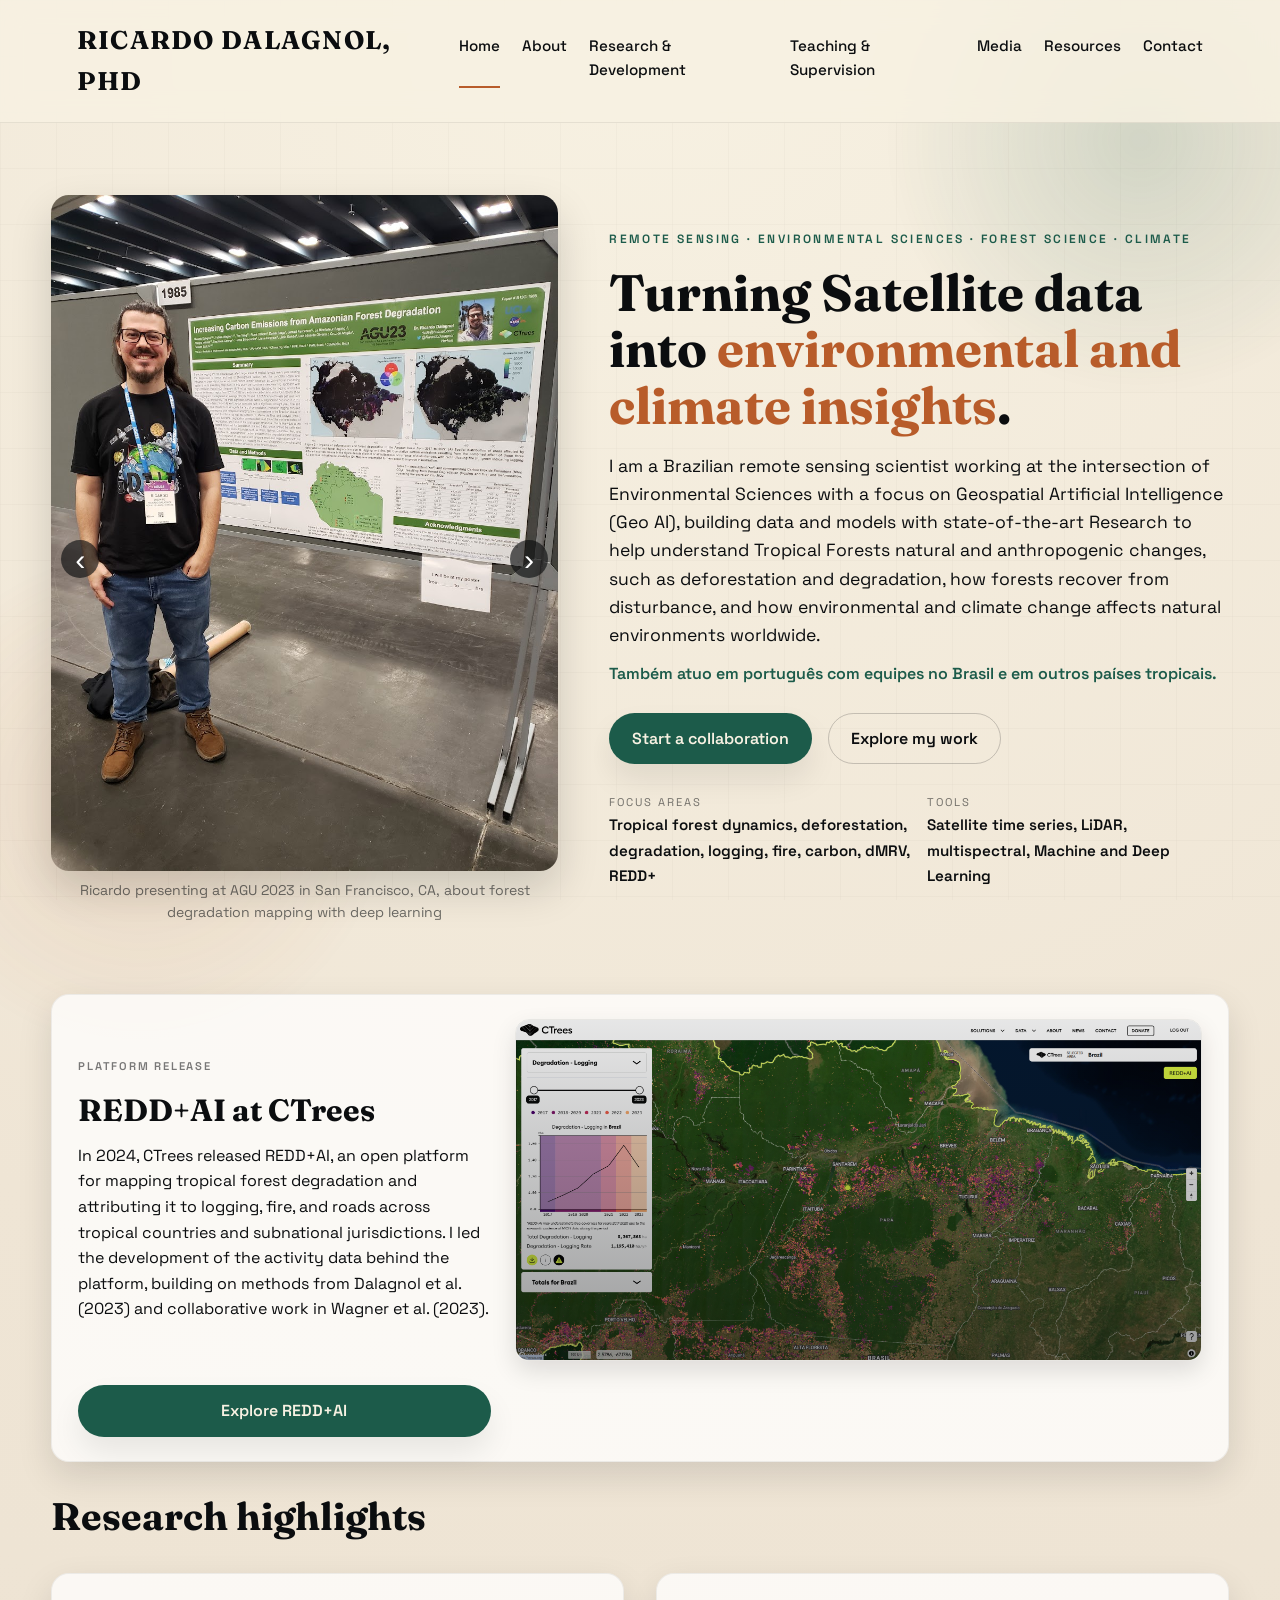
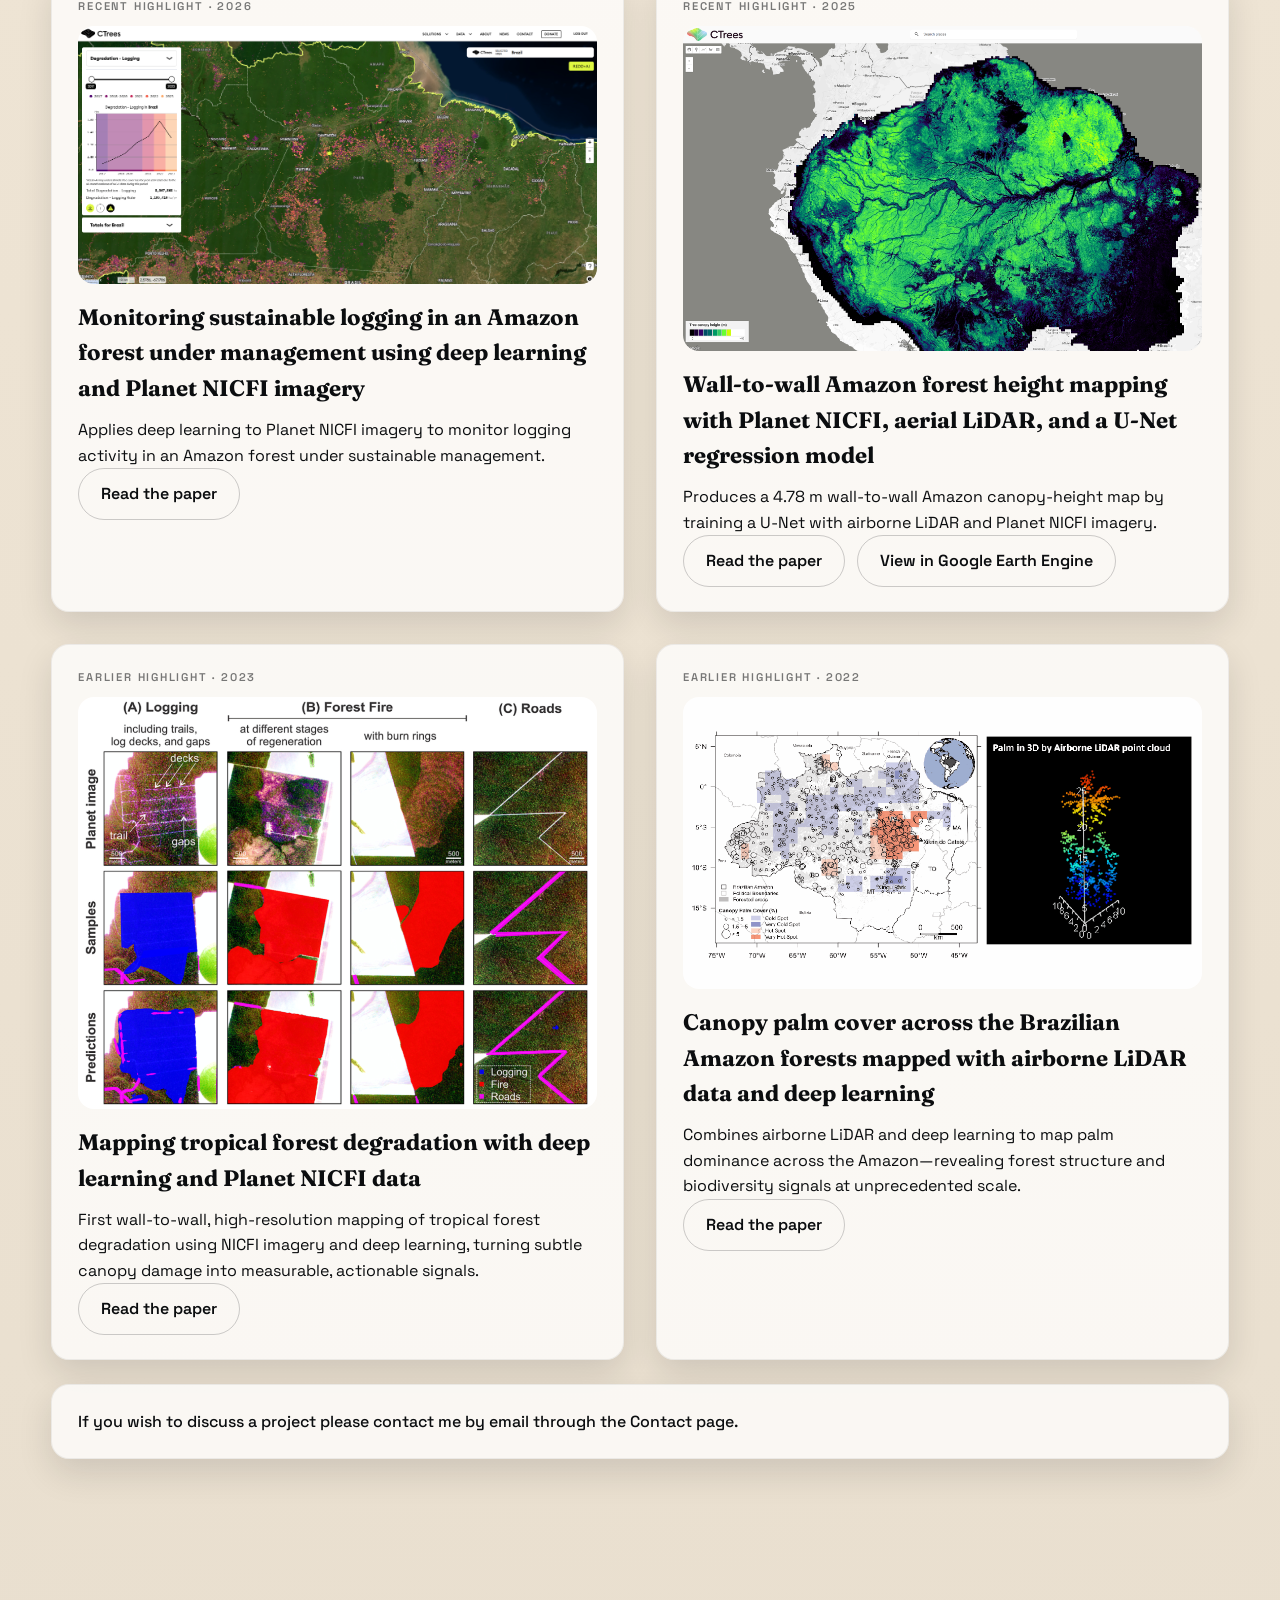
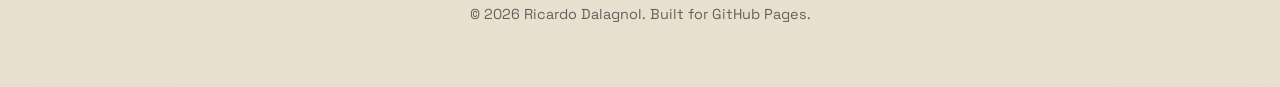
<file: index.html>
﻿<!doctype html>
<html lang="en">
<head>
  <meta charset="utf-8" />
  <meta name="viewport" content="width=device-width, initial-scale=1" />
  <title>Ricardo Dalagnol — Remote Sensing & Forest Science</title>
  <meta name="description" content="Researcher in remote sensing and forest science. Projects, publications, teaching, and outreach." />
  <script type="application/ld+json">
  {
    "@context": "https://schema.org",
    "@type": "Person",
    "name": "Ricardo Dalagnol",
    "honorificSuffix": "PhD",
    "url": "https://ricds.github.io/",
    "jobTitle": "Remote Sensing Scientist",
    "description": "Researcher working at the intersection of remote sensing, forest science, geospatial artificial intelligence, tropical forest dynamics, REDD+, and digital MRV.",
    "sameAs": [
      "https://scholar.google.com.br/citations?hl=pt-BR&user=4ecvtoEAAAAJ",
      "https://www.linkedin.com/in/ricardo-dalagnol-da-silva-68b94a106/",
      "https://github.com/ricds"
    ],
    "knowsAbout": [
      "Remote sensing",
      "Forest science",
      "Tropical forest degradation",
      "Deforestation",
      "LiDAR",
      "Geospatial artificial intelligence",
      "REDD+",
      "Digital MRV"
    ]
  }
  </script>
  <link rel="preconnect" href="https://fonts.googleapis.com">
  <link rel="preconnect" href="https://fonts.gstatic.com" crossorigin>
  <link href="https://fonts.googleapis.com/css2?family=Fraunces:opsz,wght@9..144,300;9..144,600;9..144,700&family=Space+Grotesk:wght@300;400;500;600;700&display=swap" rel="stylesheet">
  <link rel="stylesheet" href="styles.css" />
</head>
<body>
  <div class="bg-grid" aria-hidden="true"></div>
  <div class="bg-orb orb-1" aria-hidden="true"></div>
  <div class="bg-orb orb-2" aria-hidden="true"></div>

  <header class="site-header">
    <a class="logo" href="#home" data-panel="home">Ricardo Dalagnol, PhD</a>
    <nav class="site-nav">
      <a href="#home" data-panel="home" class="active">Home</a>
      <a href="#about" data-panel="about">About</a>
      <a href="#research" data-panel="research">Research & Development</a>
      <a href="#teaching" data-panel="teaching">Teaching & Supervision</a>
      <a href="#media" data-panel="media">Media</a>
      <span class="nav-dropdown">
        <a href="#resources" data-panel="resources">Resources</a>
        <span class="dropdown-menu">
          <a href="https://ricds.github.io/ctrees-amazon-canopy-height.html">CTrees Amazon canopy height</a>
        </span>
      </span>
      <a href="#contact" data-panel="contact">Contact</a>
    </nav>
    <button class="menu-btn" aria-label="Open menu">
      <span></span><span></span><span></span>
    </button>
  </header>

  <main id="top">
    <div class="panel-stage">
      <section id="home" class="section panel active home-panel" data-panel="home">
        <div class="hero">
          <div class="hero-photo" data-slider>
            <img class="active" src="assets/images/ricardo_agu_2023_20231211_114818.jpg" alt="Ricardo Dalagnol presenting at AGU 2023 in San Francisco, CA, about forest degradation mapping with deep learning" data-caption="Ricardo presenting at AGU 2023 in San Francisco, CA, about forest degradation mapping with deep learning" data-duration="10000" />
            <img src="assets/images/jaru_2015_LSB_6764-227.jpg" alt="Ricardo Dalagnol during fieldwork in Jaru, Brazil" data-caption="Rebio Jaru, Rondônia, 2015" />
            <img class="slide-dendrometer" src="assets/images/jaru_2015_LSB_6727-194.jpg" alt="Installing pressure dendrometer in Rebio Jaru, Brazil" data-caption="Installing pressure dendrometer at Rebio Jaru, Rondônia, 2015" />
            <img src="assets/images/secondary_forest_tapajos_2012_DSC09801.JPG" alt="Secondary forest in Tapajós, Pará, Brazil" data-caption="Secondary forest Tapajós, Pará, Brazil, 2012" />
            <img src="assets/images/ciddr_para.gif" alt="Forest change animation in Pará, Brazil" data-caption="Forest disturbance monitoring in Pará, Brazil" data-duration="10000" />
            <img src="assets/images/tocantins_deforestation.gif" alt="Deforestation animation in Tocantins, Brazil" data-caption="Deforestation dynamics in Tocantins, Brazil" data-duration="10000" />
            <img src="assets/images/bananal_2015_IMG_20151114_144432176.jpg" alt="Measuring tree growth in Bananal Island, Tocantins, Brazil" data-caption="Measuring tree growth in Bananal Island, Tocantins, Brazil, 2015" />
            <img src="assets/images/bananal_2015_IMG_20151114_102003658_HDR.jpg" alt="Campsite at Rio Javaés in Bananal Island, Tocantins, Brazil" data-caption="Campsite at Rio Javaés in Bananal Island, Tocantins, Brazil, 2015" />
            <img src="assets/images/manaus_2015_Sentek Manaus_7.jpeg" alt="Installing soil moisture equipment at Manaus K34 tower, Brazil" data-caption="Happy about breaking a hammer to install soil moisture equipment at Manaus K34 tower, Brazil, 2015" />
            <div class="slider-controls" aria-label="Field image controls">
              <button type="button" data-slide-prev aria-label="Previous image">‹</button>
              <button type="button" data-slide-next aria-label="Next image">›</button>
            </div>
            <p class="image-caption">Ricardo presenting at AGU 2023 in San Francisco, CA, about forest degradation mapping with deep learning</p>
          </div>
          <div class="hero-text">
            <p class="eyebrow">Remote Sensing · Environmental Sciences · Forest Science · Climate</p>
            <h1>Turning Satellite data into <span>environmental and climate insights</span>.</h1>
            <p class="lead">I am a Brazilian remote sensing scientist working at the intersection of Environmental Sciences with a focus on Geospatial Artificial Intelligence (Geo AI), building data and models with state-of-the-art Research to help understand Tropical Forests natural and anthropogenic changes, such as deforestation and degradation, how forests recover from disturbance, and how environmental and climate change affects natural environments worldwide.</p>
            <p class="pt-note">Também atuo em português com equipes no Brasil e em outros países tropicais.</p>
            <div class="hero-actions">
              <a class="btn primary" href="#contact" data-panel="contact">Start a collaboration</a>
              <a class="btn ghost" href="#research" data-panel="research">Explore my work</a>
            </div>
            <div class="hero-meta">
              <div>
                <span class="meta-label">Focus areas</span>
                <span class="meta-value">Tropical forest dynamics, deforestation, degradation, logging, fire, carbon, dMRV, REDD+</span>
              </div>
              <div>
                <span class="meta-label">Tools</span>
                <span class="meta-value">Satellite time series, LiDAR, multispectral, Machine and Deep Learning</span>
              </div>
            </div>
          </div>
        </div>

        <div class="home-content">
          <div class="card reveal feature-callout">
            <div>
              <p class="highlight-label">Platform release</p>
              <h2>REDD+AI at CTrees</h2>
              <p>In 2024, CTrees released REDD+AI, an open platform for mapping tropical forest degradation and attributing it to logging, fire, and roads across tropical countries and subnational jurisdictions. I led the development of the activity data behind the platform, building on methods from <a href="https://doi.org/10.1016/j.rse.2023.113798" target="_blank" rel="noopener">Dalagnol et al. (2023)</a> and collaborative work in <a href="https://doi.org/10.3390/rs15020521" target="_blank" rel="noopener">Wagner et al. (2023)</a>.</p>
            </div>
            <div class="reddai-options" aria-label="REDD+AI visual">
              <a class="reddai-visual reddai-photo" href="https://ctrees.org/reddai" target="_blank" rel="noopener">
                <img src="assets/images/redd_ai_logging.png" alt="REDD+AI logging interface" />
              </a>
            </div>
            <a class="btn primary" href="https://ctrees.org/reddai" target="_blank" rel="noopener">Explore REDD+AI</a>
          </div>
          <div class="section-header">
            <h2>Research highlights</h2>
          </div>
          <div class="grid past-highlights">
            <article class="card reveal paper-card">
              <p class="highlight-label">Recent highlight · 2026</p>
              <img src="assets/images/redd_ai_logging.png" alt="Logging activity visualized in the REDD+AI platform" />
              <h3>Monitoring sustainable logging in an Amazon forest under management using deep learning and Planet NICFI imagery</h3>
              <p>Applies deep learning to Planet NICFI imagery to monitor logging activity in an Amazon forest under sustainable management.</p>
              <a class="btn ghost" href="https://www.tandfonline.com/doi/full/10.1080/01431161.2025.2603696" target="_blank" rel="noopener">Read the paper</a>
            </article>
            <article class="card reveal paper-card">
              <p class="highlight-label">Recent highlight · 2025</p>
              <img src="assets/images/amz_height.png" alt="Wall-to-wall Amazon forest canopy-height map" />
              <h3>Wall-to-wall Amazon forest height mapping with Planet NICFI, aerial LiDAR, and a U-Net regression model</h3>
              <p>Produces a 4.78 m wall-to-wall Amazon canopy-height map by training a U-Net with airborne LiDAR and Planet NICFI imagery.</p>
              <div class="paper-actions">
                <a class="btn ghost" href="https://doi.org/10.1002/rse2.70041" target="_blank" rel="noopener">Read the paper</a>
                <a class="btn ghost" href="https://ee-dalagnol.projects.earthengine.app/view/ctrees-amazon-canopy-height" target="_blank" rel="noopener">View in Google Earth Engine</a>
              </div>
            </article>
            <article class="card reveal paper-card">
              <p class="highlight-label">Earlier highlight · 2023</p>
              <img src="assets/images/forest-degradation-nicfi.png" alt="Mapping tropical forest degradation with deep learning and Planet NICFI data" />
              <h3>Mapping tropical forest degradation with deep learning and Planet NICFI data</h3>
              <p>First wall-to-wall, high-resolution mapping of tropical forest degradation using NICFI imagery and deep learning, turning subtle canopy damage into measurable, actionable signals.</p>
              <a class="btn ghost" href="https://doi.org/10.1016/j.rse.2023.113798" target="_blank" rel="noopener">Read the paper</a>
            </article>
            <article class="card reveal paper-card">
              <p class="highlight-label">Earlier highlight · 2022</p>
              <img src="assets/images/palm-cover-lidar.gif" alt="Canopy palm cover across the Brazilian Amazon forests mapped with airborne LiDAR data and deep learning" />
              <h3>Canopy palm cover across the Brazilian Amazon forests mapped with airborne LiDAR data and deep learning</h3>
              <p>Combines airborne LiDAR and deep learning to map palm dominance across the Amazon—revealing forest structure and biodiversity signals at unprecedented scale.</p>
              <a class="btn ghost" href="https://doi.org/10.1002/rse2.264" target="_blank" rel="noopener">Read the paper</a>
            </article>
          </div>
          <div class="card reveal home-note">
            <p>If you wish to discuss a project please contact me by email through the <a href="#contact" data-panel="contact">Contact page</a>.</p>
          </div>
        </div>
      </section>

      <section id="about" class="section panel" data-panel="about">
        <div class="section-header">
          <h2>About</h2>
          <p>I am passionate about studying forests through the lenses of remote sensing (RS) and uncovering what we can see from above the forest canopy.</p>
        </div>
        <div class="about-grid">
          <div class="card reveal about-photo">
            <img src="assets/images/ricardo-joshua-trees.jpg" alt="Joshua Tree National Park in the Mojave Desert" />
            <p class="image-caption">Joshua Tree National Park, California, 2022</p>
            <p class="muted">This picture is not a tropical forest (off course), but this is nearby where I am living right now in Pasadena, CA, at Joshua Tree National Park in the Mojave Desert. Very hot but astonishing place! Almost outworldly</p>
          </div>
          <div class="card reveal profile-card">
            <h3>Profile</h3>
            <p>I am a Remote Sensing Scientist with an interdisciplinary background in environmental sciences, tropical ecology, and forest systems. My work integrates high-resolution Earth Observation data—particularly airborne LiDAR—with advanced analytical approaches, including machine learning and deep learning, to extract precise and novel insights from complex environmental systems.</p>
            <p>My research focuses on forest dynamics, biogeosciences, and the carbon cycle. I investigate how environmental and climate change influence tropical forest ecosystems, and I develop quantitative methods that combine remote sensing and field data to improve the monitoring of forest structure, degradation, and carbon stocks.</p>
            <p>I have strong analytical and programming expertise, with an emphasis on rigorous, empirical, and reproducible research. My work bridges ecological theory, geospatial data science, and computational modeling to generate actionable information for climate mitigation and forest conservation.</p>
            <p>I am currently a Senior Research Scientist &amp; Science Lead at CTrees (California), where I develop and apply advanced remote sensing and machine learning methods to support high-integrity forest carbon accounting and large-scale monitoring initiatives.</p>
            <p>I completed my postdoctoral appointment at UCLA in 2024 and then joined CTrees.</p>
            <p>I welcome opportunities for scientific collaboration and interdisciplinary research. Please feel free to get in touch via email.</p>
          </div>
          <div class="card reveal">
            <h3>Work</h3>
            <ul class="timeline">
              <li><strong>2024–</strong> Senior Research Scientist &amp; Science Lead, CTrees (California, USA)</li>
              <li><strong>2022–2024</strong> Post-doctoral Researcher, Institute of the Environment and Sustainability, UCLA (Los Angeles, USA)</li>
              <li><strong>2022–2024</strong> Research Affiliate, NASA-Jet Propulsion Laboratory, California Institute of Technology (Pasadena, USA)</li>
              <li><strong>2021–2022</strong> Honorary Research Fellow, University of Manchester (Manchester, UK)</li>
              <li><strong>2020–2022</strong> Post-doctoral Researcher, DIOTG/INPE (São José dos Campos, Brazil)</li>
              <li><strong>2018–2019</strong> Visiting Researcher (PhD Remote Sensing), University of Leeds (Leeds, UK)</li>
              <li><strong>2014–2016</strong> Research Assistant, DIAV/INPE (São José dos Campos, Brazil)</li>
            </ul>
          </div>
          <div class="card reveal">
            <h3>Education</h3>
            <ul class="timeline">
              <li><strong>2016–2020</strong> PhD in Remote Sensing, DIOTG/INPE (São José dos Campos, Brazil)</li>
              <li><strong>2012–2014</strong> MSc in Remote Sensing, DIOTG/INPE (São José dos Campos, Brazil)</li>
              <li><strong>2008–2011</strong> BSc. in Forest Engineering (interrupted to start the MSc), UTFPR (Dois Vizinhos, Brazil)</li>
              <li><strong>2007–2011</strong> BSc. in Environmental Engineering, UNISEP (Dois Vizinhos, Brazil)</li>
            </ul>
          </div>
          <div class="card reveal">
            <h3>Research field</h3>
            <ul class="pillars">
              <li>Remote sensing</li>
              <li>Tropical ecology</li>
              <li>Forest dynamics</li>
              <li>Amazonia</li>
              <li>Biomass</li>
              <li>Plant species distribution</li>
              <li>Geo-AI</li>
              <li>Forest degradation</li>
              <li>Forest carbon accounting</li>
              <li>Cloud geospatial pipelines</li>
              <li>Deep learning</li>
              <li>dMRV</li>
              <li>REDD+</li>
            </ul>
          </div>
          <div class="card reveal links-card">
            <h3>Links</h3>
            <div class="link-row">
              <a href="http://lattes.cnpq.br/6150479997891841" target="_blank" rel="noopener">CV – Brazilian Curriculum Lattes (pt-br)</a>
              <a href="https://scholar.google.com.br/citations?hl=pt-BR&user=4ecvtoEAAAAJ" target="_blank" rel="noopener">Google Scholar Publications</a>
              <a href="https://publons.com/researcher/2459210/ricardo-dalagnol/peer-review/" target="_blank" rel="noopener">Reviewer profile</a>
            </div>
          </div>
          <div class="card reveal">
            <h3>Leadership</h3>
            <ul class="list">
              <li>Lead multidisciplinary teams of up to 13 people delivering forest-cover and deforestation benchmark maps across 42 jurisdictions.</li>
              <li>Directly manage a five-person technical team spanning research, data production, quality assurance, and project delivery.</li>
            </ul>
          </div>
          <div class="card reveal">
            <h3>Service</h3>
            <ul class="list">
              <li>Editorial Board Member, <em>Forests</em> (2026–present).</li>
              <li>Editorial Board Member, <em>Remote Sensing</em> (2026–present).</li>
              <li>Reviewer for 30 journals, with more than 80 verified reviews in Web of Science.</li>
              <li>Grant proposal reviewer for NSF, FAPESP, and PROCIENCIA/CONCYTEC.</li>
            </ul>
          </div>
        </div>
      </section>

      <section id="research" class="section panel" data-panel="research">
        <div class="section-header">
          <h2>Research & Development</h2>
        </div>
        <div class="grid research-lines">
          <article class="card reveal">
            <h3>Assessing the Impacts of Environmental and Climate Change in the Tropics</h3>
          </article>
          <article class="card reveal">
            <h3>Advancing Tropical Ecology using Remote Sensing</h3>
          </article>
          <article class="card reveal">
            <h3>Developing scalable Earth-observation data and AI methods</h3>
          </article>
        </div>
        <div class="card reveal">
          <p>Online record at Google Scholar: <a href="https://scholar.google.com.br/citations?hl=pt-BR&user=4ecvtoEAAAAJ" target="_blank" rel="noopener">https://scholar.google.com.br/citations?hl=pt-BR&user=4ecvtoEAAAAJ</a></p>
        </div>
        <div class="card reveal development-card">
          <div class="development-intro">
            <div>
              <h3>Applied REDD+ and dMRV development</h3>
              <p>Beyond peer-reviewed publications, I lead applied technical work that turns remote sensing, AI, and forest carbon methods into operational datasets for jurisdictional REDD+ and dMRV programs.</p>
            </div>
            <img src="assets/images/forest-spin.gif" alt="Rotating visualization of forest structure" loading="lazy" />
          </div>
          <h4>Technical reports</h4>
          <ul class="list">
            <li>
              <span class="list-title">Dalagnol, Ricardo, et al. (2024). Forest Cover Benchmark Maps and Activity Data to Support VM0048 Implementation across 6 Tropical Jurisdictions in 3 Countries.</span>
              <span class="list-subtitle">Lead author. Report prepared for Verra VCS.</span>
            </li>
            <li>
              <span class="list-title">Dalagnol, Ricardo, et al. (2025). Forest Cover Benchmark Maps and Activity Data to Support VM0048 Implementation across 36 Tropical Jurisdictions in 16 Countries.</span>
              <span class="list-subtitle">Lead author. Report prepared for Verra VCS.</span>
            </li>
            <li>
              <span class="list-title">Dalagnol, Ricardo, et al. (2024-2026). Due-diligence dMRV assessments for 10 ART-TREES and FCPF jurisdictional REDD+ opportunities.</span>
              <span class="list-subtitle">Lead technical development integrating activity data, remote sensing diagnostics, and geospatial quality checks for buyer-side evaluation of jurisdictional forest carbon performance.</span>
            </li>
          </ul>
        </div>
        <div class="card reveal pubs-card">
          <h3>Full list of publications</h3>
          <div class="pub-tools" aria-label="Publication filters">
            <label>
              <span>Search</span>
              <input id="pub-search" type="search" placeholder="Title, author, journal, DOI" autocomplete="off" />
            </label>
            <label>
              <span>Year</span>
              <select id="pub-year-filter">
                <option value="">All years</option>
              </select>
            </label>
            <p id="pub-count" class="muted" aria-live="polite"></p>
          </div>
          <!-- PUBS_START -->
        <div class="pub-year">
          <h3>2026</h3>
          <ul class="list">
          <li>
            <span class="list-title">Yang, Yan; et al. (2026). <span class="pub-title">From Snapshot Maps to Continuous Monitoring of Global Forest Carbon at 100 m Resolution (2000–2025)</span>. <span class="pub-journal">EarthArXiv</span>. URL: <a href="https://eartharxiv.org/repository/view/12941/" target="_blank" rel="noopener">https://eartharxiv.org/repository/view/12941/</a>.</span>
          </li>
          <li>
            <span class="list-title">Sagang, Le Bienfaiteur; et al. (2026). <span class="pub-title">Managed rainforests support higher carbon density and sequestration in the Congo Basin</span>. <span class="pub-journal">Nature Communications</span>, <span class="pub-volume">17</span>(<span class="pub-issue">1</span>), <span class="pub-pages">5903</span>. DOI: <a href="https://doi.org/10.1038/s41467-026-72399-4" target="_blank" rel="noopener">https://doi.org/10.1038/s41467-026-72399-4</a>.</span>
          </li>
          <li>
            <span class="list-title">Natel, Carolina; et al. (2026). <span class="pub-title">Deep Learning for Satellite‐Based Forest Disturbance Monitoring: Recent Advances and Challenges</span>. <span class="pub-journal">WIREs Data Mining and Knowledge Discovery</span>, <span class="pub-volume">16</span>(<span class="pub-issue">2</span>), <span class="pub-pages">e70096</span>. DOI: <a href="https://doi.org/10.1002/widm.70096" target="_blank" rel="noopener">https://doi.org/10.1002/widm.70096</a>.</span>
          </li>
          <li>
            <span class="list-title">Li, Chuanze; et al. (2026). <span class="pub-title">Disturbance and incomplete recovery in the Cerrado-Amazon transition: Implications for conservation of a critical tropical ecotone</span>. <span class="pub-journal">Biological Conservation</span>, <span class="pub-volume">319</span>, <span class="pub-pages">111900</span>. DOI: <a href="https://doi.org/10.1016/j.biocon.2026.111900" target="_blank" rel="noopener">https://doi.org/10.1016/j.biocon.2026.111900</a>.</span>
          </li>
          <li>
            <span class="list-title">Heinrich, Viola; et al. (2026). <span class="pub-title">A meta-analysis of carbon losses and gains from tropical moist forest degradation and regeneration</span>. <span class="pub-journal">Science AdvAnceS</span>.</span>
          </li>
          <li>
            <span class="list-title">Fernandes, Helen Giovanna Pereira; et al. (2026). <span class="pub-title">Land Use and Land Cover Dynamics and Their Association with Fire in Indigenous Territories of Maranhão, Brazil (1985–2023)</span>. <span class="pub-journal">Land</span>, <span class="pub-volume">15</span>(<span class="pub-issue">1</span>), <span class="pub-pages">132</span>. DOI: <a href="https://doi.org/10.3390/land15010132" target="_blank" rel="noopener">https://doi.org/10.3390/land15010132</a>.</span>
          </li>
          <li>
            <span class="list-title">Dutra, Débora J.; et al. (2026). <span class="pub-title">Dry‐Season Water Deficits in the Southwestern Amazon Under High Emissions</span>. <span class="pub-journal">International Journal of Climatology</span>, <span class="pub-pages">e70331</span>. DOI: <a href="https://doi.org/10.1002/joc.70331" target="_blank" rel="noopener">https://doi.org/10.1002/joc.70331</a>.</span>
          </li>
          <li>
            <span class="list-title">De Oliveira, Gabriel; et al. (2026). <span class="pub-title">Spiralling frontier threats in Indigenous Amazonia</span>. <span class="pub-journal">Nature Sustainability</span>. DOI: <a href="https://doi.org/10.1038/s41893-026-01874-z" target="_blank" rel="noopener">https://doi.org/10.1038/s41893-026-01874-z</a>.</span>
          </li>
          <li>
            <span class="list-title">Braga, Daniel; et al. (2026). <span class="pub-title">Monitoring sustainable logging in an Amazon forest under management using deep learning and Planet NICFI imagery</span>. <span class="pub-journal">International Journal of Remote Sensing</span>, <span class="pub-volume">47</span>(<span class="pub-issue">3</span>), <span class="pub-pages">1287--1312</span>. DOI: <a href="https://doi.org/10.1080/01431161.2025.2603696" target="_blank" rel="noopener">https://doi.org/10.1080/01431161.2025.2603696</a>.</span>
          </li>
          </ul>
        </div>
        <div class="pub-year">
          <h3>2025</h3>
          <ul class="list">
          <li>
            <span class="list-title">Zhu, Lei; et al. (2025). <span class="pub-title">Spatially varying parameters improve carbon cycle modeling in the Amazon rainforest with ORCHIDEE r8849</span>. <span class="pub-journal">Geoscientific Model Development</span>. DOI: <a href="https://doi.org/10.5194/egusphere-2025-397" target="_blank" rel="noopener">https://doi.org/10.5194/egusphere-2025-397</a>.</span>
          </li>
          <li>
            <span class="list-title">Wagner, Fabien H.; et al. (2025). <span class="pub-title">Wall‐to‐wall Amazon forest height mapping with Planet NICFI, Aerial LiDAR, and a U‐Net regression model</span>. <span class="pub-journal">Remote Sensing in Ecology and Conservation</span>, <span class="pub-pages">rse2.70041</span>. DOI: <a href="https://doi.org/10.1002/rse2.70041" target="_blank" rel="noopener">https://doi.org/10.1002/rse2.70041</a>.</span>
          </li>
          <li>
            <span class="list-title">Wagner, Fabien H.; et al. (2025). <span class="pub-title">Monitoring the Early Growth of Pinus and Eucalyptus Plantations Using a Planet NICFI-Based Canopy Height Model: A Case Study in Riqueza, Brazil</span>. <span class="pub-journal">Remote Sensing</span>, <span class="pub-volume">17</span>(<span class="pub-issue">15</span>), <span class="pub-pages">2718</span>. DOI: <a href="https://doi.org/10.3390/rs17152718" target="_blank" rel="noopener">https://doi.org/10.3390/rs17152718</a>.</span>
          </li>
          <li>
            <span class="list-title">Vedovato, Laura B.; et al. (2025). <span class="pub-title">Impacts of fire on canopy structure and its resilience depend on successional stage in Amazonian secondary forests</span>. <span class="pub-journal">Remote Sensing in Ecology and Conservation</span>, <span class="pub-pages">rse2.431</span>. DOI: <a href="https://doi.org/10.1002/rse2.431" target="_blank" rel="noopener">https://doi.org/10.1002/rse2.431</a>.</span>
          </li>
          <li>
            <span class="list-title">Network, International; et al. (2025). <span class="pub-title">Towards a global understanding of tree mortality</span>. <span class="pub-journal">New Phytologist</span>. DOI: <a href="https://doi.org/10.1111/nph.20407" target="_blank" rel="noopener">https://doi.org/10.1111/nph.20407</a>.</span>
          </li>
          <li>
            <span class="list-title">Favrichon, Samuel; et al. (2025). <span class="pub-title">Monitoring changes of forest height in California</span>. <span class="pub-journal">Frontiers in Remote Sensing</span>, <span class="pub-volume">5</span>. DOI: <a href="https://doi.org/10.3389/frsen.2024.1459524" target="_blank" rel="noopener">https://doi.org/10.3389/frsen.2024.1459524</a>.</span>
          </li>
          </ul>
        </div>
        <div class="pub-year">
          <h3>2024</h3>
          <ul class="list">
          <li>
            <span class="list-title">Winstanley, Philip; et al. (2024). <span class="pub-title">Post-Logging Canopy Gap Dynamics and Forest Regeneration Assessed Using Airborne LiDAR Time Series in the Brazilian Amazon with Attribution to Gap Types and Origins</span>. <span class="pub-journal">Remote Sensing</span>, <span class="pub-volume">16</span>(<span class="pub-issue">13</span>), <span class="pub-pages">2319</span>. DOI: <a href="https://doi.org/10.3390/rs16132319" target="_blank" rel="noopener">https://doi.org/10.3390/rs16132319</a>.</span>
          </li>
          <li>
            <span class="list-title">Wagner, Fabien H.; et al. (2024). <span class="pub-title">The Amazon’s 2023 Drought: Sentinel-1 Reveals Extreme Rio Negro River Contraction</span>. <span class="pub-journal">Remote Sensing</span>, <span class="pub-volume">16</span>(<span class="pub-issue">6</span>), <span class="pub-pages">1056</span>. DOI: <a href="https://doi.org/10.3390/rs16061056" target="_blank" rel="noopener">https://doi.org/10.3390/rs16061056</a>.</span>
          </li>
          <li>
            <span class="list-title">Wagner, Fabien H.; et al. (2024). <span class="pub-title">Sub-meter tree height mapping of California using aerial images and LiDAR-informed U-Net model</span>. <span class="pub-journal">Remote Sensing of Environment</span>, <span class="pub-volume">305</span>, <span class="pub-pages">114099</span>. DOI: <a href="https://doi.org/10.1016/j.rse.2024.114099" target="_blank" rel="noopener">https://doi.org/10.1016/j.rse.2024.114099</a>.</span>
          </li>
          <li>
            <span class="list-title">Takougoum Sagang, Le Bienfaiteur; et al. (2024). <span class="pub-title">Unveiling spatial variations of high forest live biomass carbon stocks of Gabon using advanced remote sensing techniques</span>. <span class="pub-journal">Environmental Research Letters</span>, <span class="pub-volume">19</span>(<span class="pub-issue">7</span>), <span class="pub-pages">074038</span>. DOI: <a href="https://doi.org/10.1088/1748-9326/ad5572" target="_blank" rel="noopener">https://doi.org/10.1088/1748-9326/ad5572</a>.</span>
          </li>
          <li>
            <span class="list-title">Mullissa, Adugna; et al. (2024). <span class="pub-title">LUCA: A Sentinel-1 SAR-Based Global Forest Land Use Change Alert</span>. <span class="pub-journal">Remote Sensing</span>, <span class="pub-volume">16</span>(<span class="pub-issue">12</span>), <span class="pub-pages">2151</span>. DOI: <a href="https://doi.org/10.3390/rs16122151" target="_blank" rel="noopener">https://doi.org/10.3390/rs16122151</a>.</span>
          </li>
          <li>
            <span class="list-title">Jacon, Aline D.; et al. (2024). <span class="pub-title">Characterizing Canopy Structure Variability in Amazonian Secondary Successions with Full-Waveform Airborne LiDAR</span>. <span class="pub-journal">Remote Sensing</span>, <span class="pub-volume">16</span>(<span class="pub-issue">12</span>), <span class="pub-pages">2085</span>. DOI: <a href="https://doi.org/10.3390/rs16122085" target="_blank" rel="noopener">https://doi.org/10.3390/rs16122085</a>.</span>
          </li>
          <li>
            <span class="list-title">Gonçalves, Nathan Borges; et al. (2024). <span class="pub-title">Revealing forest structural "fingerprints": An integration of LiDAR and deep learning uncovers topographical influences on Central Amazon forests</span>. <span class="pub-journal">Ecological Informatics</span>, <span class="pub-volume">81</span>, <span class="pub-pages">102628</span>. DOI: <a href="https://doi.org/10.1016/j.ecoinf.2024.102628" target="_blank" rel="noopener">https://doi.org/10.1016/j.ecoinf.2024.102628</a>.</span>
          </li>
          <li>
            <span class="list-title">Galvão, Lênio Soares; et al. (2024). <span class="pub-title">Coupled effects of solar illumination and phenology on vegetation index determination: an analysis over the Amazonian forests using the SuperDove satellite constellation</span>. <span class="pub-journal">GIScience & Remote Sensing</span>, <span class="pub-volume">61</span>(<span class="pub-issue">1</span>), <span class="pub-pages">2290354</span>. DOI: <a href="https://doi.org/10.1080/15481603.2023.2290354" target="_blank" rel="noopener">https://doi.org/10.1080/15481603.2023.2290354</a>.</span>
          </li>
          <li>
            <span class="list-title">Carter, Griffin; et al. (2024). <span class="pub-title">Detection of forest disturbance across California using deep-learning on PlanetScope imagery</span>. <span class="pub-journal">Frontiers in Remote Sensing</span>, <span class="pub-volume">5</span>, <span class="pub-pages">1409400</span>. DOI: <a href="https://doi.org/10.3389/frsen.2024.1409400" target="_blank" rel="noopener">https://doi.org/10.3389/frsen.2024.1409400</a>.</span>
          </li>
          <li>
            <span class="list-title">Breunig, Fábio Marcelo; et al. (2024). <span class="pub-title">Monitoring Cover Crop Biomass in Southern Brazil Using Combined PlanetScope and Sentinel-1 SAR Data</span>. <span class="pub-journal">Remote Sensing</span>, <span class="pub-volume">16</span>(<span class="pub-issue">15</span>), <span class="pub-pages">2686</span>. DOI: <a href="https://doi.org/10.3390/rs16152686" target="_blank" rel="noopener">https://doi.org/10.3390/rs16152686</a>.</span>
          </li>
          </ul>
        </div>
        <div class="pub-year">
          <h3>2023</h3>
          <ul class="list">
          <li>
            <span class="list-title">de Abreu Araújo, Juliana; et al. (2023). <span class="pub-title">Sensitivity of hyperspectral vegetation indices to rainfall seasonality in the Brazilian savannahs: an analysis using PRISMA data</span>. <span class="pub-journal">Remote Sensing Letters</span>, <span class="pub-volume">14</span>(<span class="pub-issue">3</span>), <span class="pub-pages">277--287</span>. DOI: <a href="https://doi.org/10.1080/2150704x.2023.2189031" target="_blank" rel="noopener">https://doi.org/10.1080/2150704x.2023.2189031</a>.</span>
          </li>
          <li>
            <span class="list-title">Wagner, Fabien H.; et al. (2023). <span class="pub-title">Mapping Tropical Forest Cover and Deforestation with Planet NICFI Satellite Images and Deep Learning in Mato Grosso State (Brazil) from 2015 to 2021</span>. <span class="pub-journal">Remote Sensing</span>, <span class="pub-volume">15</span>(<span class="pub-issue">2</span>), <span class="pub-pages">521</span>. DOI: <a href="https://doi.org/10.3390/rs15020521" target="_blank" rel="noopener">https://doi.org/10.3390/rs15020521</a>.</span>
          </li>
          <li>
            <span class="list-title">Ping, Dazhou; et al. (2023). <span class="pub-title">Assessing the Magnitude of the Amazonian Forest Blowdowns and Post-Disturbance Recovery Using Landsat-8 and Time Series of PlanetScope Satellite Constellation Data</span>. <span class="pub-journal">Remote Sensing</span>, <span class="pub-volume">15</span>(<span class="pub-issue">12</span>), <span class="pub-pages">3196</span>. DOI: <a href="https://doi.org/10.3390/rs15123196" target="_blank" rel="noopener">https://doi.org/10.3390/rs15123196</a>.</span>
          </li>
          <li>
            <span class="list-title">Klauberg, Carine; et al. (2023). <span class="pub-title">Post-Hurricane Damage Severity Classification at the Individual Tree Level Using Terrestrial Laser Scanning and Deep Learning</span>. <span class="pub-journal">Remote Sensing</span>.</span>
          </li>
          <li>
            <span class="list-title">Heinrich, Viola H. A.; et al. (2023). <span class="pub-title">The carbon sink of secondary and degraded humid tropical forests</span>. <span class="pub-journal">Nature</span>, <span class="pub-volume">615</span>(<span class="pub-issue">7952</span>), <span class="pub-pages">436--442</span>. DOI: <a href="https://doi.org/10.1038/s41586-022-05679-w" target="_blank" rel="noopener">https://doi.org/10.1038/s41586-022-05679-w</a>.</span>
          </li>
          <li>
            <span class="list-title">Gonçalves, Nathan B.; et al. (2023). <span class="pub-title">Amazon forest spectral seasonality is consistent across sensor resolutions and driven by leaf demography</span>. <span class="pub-journal">ISPRS Journal of Photogrammetry and Remote Sensing</span>, <span class="pub-volume">196</span>, <span class="pub-pages">93--104</span>. DOI: <a href="https://doi.org/10.1016/j.isprsjprs.2022.12.001" target="_blank" rel="noopener">https://doi.org/10.1016/j.isprsjprs.2022.12.001</a>.</span>
          </li>
          <li>
            <span class="list-title">Ferla, Andressa Kossmann; et al. (2023). <span class="pub-title">Mapping Pinus spp. Forestry and Land Cover Classes Using High-resolution PlanetScope Satellite Data: Experimenting Images from Different Seasons and Machine Learning Methods</span>. <span class="pub-journal">Revista Brasileira de Cartografia</span>, <span class="pub-volume">75</span>, <span class="pub-pages">1--14</span>. DOI: <a href="https://doi.org/http://dx.doi.org/10.14393/rbcv75n0a-67769" target="_blank" rel="noopener">https://doi.org/http://dx.doi.org/10.14393/rbcv75n0a-67769</a>.</span>
          </li>
          <li>
            <span class="list-title">Dutra, Débora Joana; et al. (2023). <span class="pub-title">Fire Dynamics in an Emerging Deforestation Frontier in Southwestern Amazonia, Brazil</span>. <span class="pub-journal">Fire</span>, <span class="pub-volume">6</span>(<span class="pub-issue">1</span>), <span class="pub-pages">2</span>. DOI: <a href="https://doi.org/10.3390/fire6010002" target="_blank" rel="noopener">https://doi.org/10.3390/fire6010002</a>.</span>
          </li>
          <li>
            <span class="list-title">Dutra, Débora Joana; et al. (2023). <span class="pub-title">Burned area mapping in Different Data Products for the Southwest of the Brazilian Amazon</span>. <span class="pub-journal">Revista Brasileira de Cartografia</span>, <span class="pub-volume">75</span>. DOI: <a href="https://doi.org/10.14393/rbcv75n0a-68393" target="_blank" rel="noopener">https://doi.org/10.14393/rbcv75n0a-68393</a>.</span>
          </li>
          <li>
            <span class="list-title">Dalagnol, Ricardo; et al. (2023). <span class="pub-title">Mapping tropical forest degradation with deep learning and Planet NICFI data</span>. <span class="pub-journal">Remote Sensing of Environment</span>, <span class="pub-volume">298</span>, <span class="pub-pages">113798</span>. DOI: <a href="https://doi.org/10.1016/j.rse.2023.113798" target="_blank" rel="noopener">https://doi.org/10.1016/j.rse.2023.113798</a>.</span>
          </li>
          <li>
            <span class="list-title">Dalagnol, Ricardo; et al. (2023). <span class="pub-title">AnisoVeg: anisotropy and nadir-normalized MODIS multi-angle implementation atmospheric correction (MAIAC) datasets for satellite vegetation studies in South America</span>. <span class="pub-journal">Earth System Science Data</span>, <span class="pub-volume">15</span>(<span class="pub-issue">1</span>), <span class="pub-pages">345--358</span>. DOI: <a href="https://doi.org/10.5194/essd-15-345-2023" target="_blank" rel="noopener">https://doi.org/10.5194/essd-15-345-2023</a>.</span>
          </li>
          <li>
            <span class="list-title">Da Conceição Bispo, Polyanna; et al. (2023). <span class="pub-title">Overlooking vegetation loss outside forests imperils the Brazilian Cerrado and other non-forest biomes</span>. <span class="pub-journal">Nature Ecology & Evolution</span>. DOI: <a href="https://doi.org/10.1038/s41559-023-02256-w" target="_blank" rel="noopener">https://doi.org/10.1038/s41559-023-02256-w</a>.</span>
          </li>
          <li>
            <span class="list-title">Crivelari-Costa, Patrícia Monique; et al. (2023). <span class="pub-title">Changes in Carbon Dioxide Balance Associated with Land Use and Land Cover in Brazilian Legal Amazon Based on Remotely Sensed Imagery</span>. <span class="pub-journal">Remote Sensing</span>, <span class="pub-volume">15</span>(<span class="pub-issue">11</span>). DOI: <a href="https://doi.org/10.3390/rs15112780" target="_blank" rel="noopener">https://doi.org/10.3390/rs15112780</a>.</span>
          </li>
          <li>
            <span class="list-title">Araújo, Juliana De Abreu; et al. (2023). <span class="pub-title">Evaluating changes with vegetation cover in PRISMA's spectral, spatial, and temporal attributes and their performance for classifying savannahs in Brazil</span>. <span class="pub-journal">Remote Sensing Applications: Society and Environment</span>, <span class="pub-volume">32</span>, <span class="pub-pages">101074</span>. DOI: <a href="https://doi.org/10.1016/j.rsase.2023.101074" target="_blank" rel="noopener">https://doi.org/10.1016/j.rsase.2023.101074</a>.</span>
          </li>
          </ul>
        </div>
        <div class="pub-year">
          <h3>2022</h3>
          <ul class="list">
          <li>
            <span class="list-title">Wagner, Fabien H.; et al. (2022). <span class="pub-title">K-textures, a self-supervised hard clustering deep learning algorithm for satellite image segmentation</span>. <span class="pub-journal">Frontiers in Environmental Science</span>, <span class="pub-volume">10</span>, <span class="pub-pages">1--19</span>. DOI: <a href="https://doi.org/10.3389/fenvs.2022.946729" target="_blank" rel="noopener">https://doi.org/10.3389/fenvs.2022.946729</a>.</span>
          </li>
          <li>
            <span class="list-title">Wagner, Fabien H.; et al. (2022). <span class="pub-title">Fast computation of digital terrain model anomalies based on LiDAR data for geoglyph detection in the Amazon</span>. <span class="pub-journal">Remote Sensing Letters</span>, <span class="pub-volume">13</span>(<span class="pub-issue">9</span>), <span class="pub-pages">935--945</span>. DOI: <a href="https://doi.org/10.1080/2150704X.2022.2109942" target="_blank" rel="noopener">https://doi.org/10.1080/2150704X.2022.2109942</a>.</span>
          </li>
          <li>
            <span class="list-title">Reis, Cristiano Rodrigues; et al. (2022). <span class="pub-title">Forest disturbance and growth processes are reflected in the geographical distribution of large canopy gaps across the Brazilian Amazon</span>. <span class="pub-journal">Journal of Ecology</span>, <span class="pub-volume">110</span>(<span class="pub-issue">12</span>), <span class="pub-pages">2971--2983</span>. DOI: <a href="https://doi.org/10.1111/1365-2745.14003" target="_blank" rel="noopener">https://doi.org/10.1111/1365-2745.14003</a>.</span>
          </li>
          <li>
            <span class="list-title">Pontes-Lopes, Aline; et al. (2022). <span class="pub-title">Quantifying Post-Fire Changes in the Aboveground Biomass of an Amazonian Forest Based on Field and Remote Sensing Data</span>. <span class="pub-journal">Remote Sensing</span>, <span class="pub-volume">14</span>(<span class="pub-issue">7</span>), <span class="pub-pages">1545</span>. DOI: <a href="https://doi.org/10.3390/rs14071545" target="_blank" rel="noopener">https://doi.org/10.3390/rs14071545</a>.</span>
          </li>
          <li>
            <span class="list-title">Petri, Caio Arlanche; et al. (2022). <span class="pub-title">Solar illumination effects on the dry-season variability of spectral and spatial attributes calculated from PlanetScope data over tropical forests of the Amazon</span>. <span class="pub-journal">International Journal of Remote Sensing</span>, <span class="pub-volume">43</span>(<span class="pub-issue">11</span>), <span class="pub-pages">4087--4116</span>. DOI: <a href="https://doi.org/10.1080/01431161.2022.2106801" target="_blank" rel="noopener">https://doi.org/10.1080/01431161.2022.2106801</a>.</span>
          </li>
          <li>
            <span class="list-title">Mataveli, Guilherme; et al. (2022). <span class="pub-title">Science‐based planning can support law enforcement actions to curb deforestation in the Brazilian Amazon</span>. <span class="pub-journal">Conservation Letters</span>, <span class="pub-pages">1--9</span>. DOI: <a href="https://doi.org/10.1111/conl.12908" target="_blank" rel="noopener">https://doi.org/10.1111/conl.12908</a>.</span>
          </li>
          <li>
            <span class="list-title">Haddad, Isadora; et al. (2022). <span class="pub-title">On the combined use of phenological metrics derived from different PlanetScope vegetation indices for classifying savannas in Brazil</span>. <span class="pub-journal">Remote Sensing Applications: Society and Environment</span>, <span class="pub-volume">26</span>, <span class="pub-pages">100764</span>. DOI: <a href="https://doi.org/10.1016/j.rsase.2022.100764" target="_blank" rel="noopener">https://doi.org/10.1016/j.rsase.2022.100764</a>.</span>
          </li>
          <li>
            <span class="list-title">Ferreira Barbosa, Maria Lucia; et al. (2022). <span class="pub-title">Compound impact of land use and extreme climate on the 2020 fire record of the Brazilian Pantanal</span>. <span class="pub-journal">Global Ecology and Biogeography</span>, <span class="pub-pages">1--16</span>. DOI: <a href="https://doi.org/10.1111/geb.13563" target="_blank" rel="noopener">https://doi.org/10.1111/geb.13563</a>.</span>
          </li>
          <li>
            <span class="list-title">Dalagnol, Ricardo; et al. (2022). <span class="pub-title">Canopy palm cover across the Brazilian Amazon forests mapped with airborne LiDAR data and deep learning</span>. <span class="pub-journal">Remote Sensing in Ecology and Conservation</span>, <span class="pub-pages">1--14</span>. DOI: <a href="https://doi.org/10.1002/rse2.264" target="_blank" rel="noopener">https://doi.org/10.1002/rse2.264</a>.</span>
          </li>
          </ul>
        </div>
        <div class="pub-year">
          <h3>2021</h3>
          <ul class="list">
          <li>
            <span class="list-title">Zhang, Huixian; et al. (2021). <span class="pub-title">Forest Canopy Changes in the Southern Amazon during the 2019 Fire Season Based on Passive Microwave and Optical Satellite Observations</span>. <span class="pub-journal">Remote Sensing</span>, <span class="pub-volume">13</span>(<span class="pub-issue">12</span>), <span class="pub-pages">2238</span>. DOI: <a href="https://doi.org/10.3390/rs13122238" target="_blank" rel="noopener">https://doi.org/10.3390/rs13122238</a>.</span>
          </li>
          <li>
            <span class="list-title">Silva, Celso H. L.; et al. (2021). <span class="pub-title">Surviving as a young scientist in Brazil</span>. <span class="pub-journal">Science</span>, <span class="pub-volume">374</span>(<span class="pub-issue">6570</span>), <span class="pub-pages">948--948</span>. DOI: <a href="https://doi.org/10.1126/science.abm8160a" target="_blank" rel="noopener">https://doi.org/10.1126/science.abm8160a</a>.</span>
          </li>
          <li>
            <span class="list-title">Pontes-Lopes, Aline; et al. (2021). <span class="pub-title">Drought-driven wildfire impacts on structure and dynamics in a wet Central Amazonian forest</span>. <span class="pub-journal">Proceedings of the Royal Society B: Biological Sciences</span>, <span class="pub-volume">288</span>(<span class="pub-issue">1951</span>), <span class="pub-pages">20210094</span>. DOI: <a href="https://doi.org/10.1098/rspb.2021.0094" target="_blank" rel="noopener">https://doi.org/10.1098/rspb.2021.0094</a>.</span>
          </li>
          <li>
            <span class="list-title">Kuck, Tahisa Neitzel; et al. (2021). <span class="pub-title">Change Detection of Selective Logging in the Brazilian Amazon Using X-Band SAR Data and Pre-Trained Convolutional Neural Networks</span>. <span class="pub-journal">Remote Sensing</span>, <span class="pub-volume">13</span>(<span class="pub-issue">23</span>), <span class="pub-pages">4944</span>. DOI: <a href="https://doi.org/10.3390/rs13234944" target="_blank" rel="noopener">https://doi.org/10.3390/rs13234944</a>.</span>
          </li>
          <li>
            <span class="list-title">Jacon, Aline Daniele; et al. (2021). <span class="pub-title">Aboveground biomass estimates over Brazilian savannas using hyperspectral metrics and machine learning models: experiences with Hyperion/EO-1</span>. <span class="pub-journal">GIScience & Remote Sensing</span>, <span class="pub-pages">1--18</span>. DOI: <a href="https://doi.org/10.1080/15481603.2021.1969630" target="_blank" rel="noopener">https://doi.org/10.1080/15481603.2021.1969630</a>.</span>
          </li>
          <li>
            <span class="list-title">Heinrich, Viola H A; et al. (2021). <span class="pub-title">Large carbon sink potential of secondary forests in the Brazilian Amazon to mitigate climate change</span>. <span class="pub-journal">Nature Communications</span>, <span class="pub-volume">12</span>(<span class="pub-issue">1</span>), <span class="pub-pages">1785</span>. DOI: <a href="https://doi.org/10.1038/s41467-021-22050-1" target="_blank" rel="noopener">https://doi.org/10.1038/s41467-021-22050-1</a>.</span>
          </li>
          <li>
            <span class="list-title">Dalagnol, Ricardo; et al. (2021). <span class="pub-title">Large-scale variations in the dynamics of Amazon forest canopy gaps from airborne lidar data and opportunities for tree mortality estimates</span>. <span class="pub-journal">Scientific Reports</span>, <span class="pub-volume">11</span>(<span class="pub-issue">1</span>), <span class="pub-pages">1388</span>. DOI: <a href="https://doi.org/10.1038/s41598-020-80809-w" target="_blank" rel="noopener">https://doi.org/10.1038/s41598-020-80809-w</a>.</span>
          </li>
          <li>
            <span class="list-title">Dalagnol, Ricardo; et al. (2021). <span class="pub-title">Extreme rainfall and its impacts in the Brazilian Minas Gerais state in January 2020: Can we blame climate change</span>. <span class="pub-journal">Climate Resilience and Sustainability</span>, <span class="pub-pages">1-5</span>. DOI: <a href="https://doi.org/10.1002/cli2.15" target="_blank" rel="noopener">https://doi.org/10.1002/cli2.15</a>.</span>
          </li>
          </ul>
        </div>
        <div class="pub-year">
          <h3>2020</h3>
          <ul class="list">
          <li>
            <span class="list-title">Wagner, Fabien H.; et al. (2020). <span class="pub-title">U-net-id, an instance segmentation model for building extraction from satellite images-Case study in the Joanopolis City, Brazil</span>. <span class="pub-journal">Remote Sensing</span>, <span class="pub-volume">12</span>(<span class="pub-issue">10</span>), <span class="pub-pages">1--14</span>. DOI: <a href="https://doi.org/10.3390/rs12101544" target="_blank" rel="noopener">https://doi.org/10.3390/rs12101544</a>.</span>
          </li>
          <li>
            <span class="list-title">Wagner, Fabien H; et al. (2020). <span class="pub-title">Regional Mapping and Spatial Distribution Analysis of Canopy Palms in an Amazon Forest Using Deep Learning and VHR Images</span>. <span class="pub-journal">Remote Sensing</span>, <span class="pub-volume">12</span>(<span class="pub-issue">14</span>), <span class="pub-pages">2225</span>. DOI: <a href="https://doi.org/10.3390/rs12142225" target="_blank" rel="noopener">https://doi.org/10.3390/rs12142225</a>.</span>
          </li>
          <li>
            <span class="list-title">Moura, Yhasmin Mendes De; et al. (2020). <span class="pub-title">Carbon Dynamics in a Human-Modified Tropical Forest: A Case Study Using Multi-Temporal LiDAR Data</span>. <span class="pub-journal">Remote Sensing</span>, <span class="pub-volume">12</span>(<span class="pub-issue">3</span>), <span class="pub-pages">430</span>. DOI: <a href="https://doi.org/10.3390/rs12030430" target="_blank" rel="noopener">https://doi.org/10.3390/rs12030430</a>.</span>
          </li>
          <li>
            <span class="list-title">Gonçalves, Nathan Borges; et al. (2020). <span class="pub-title">Both near-surface and satellite remote sensing confirm drought legacy effect on tropical forest leaf phenology after 2015/2016 ENSO drought</span>. <span class="pub-journal">Remote Sensing of Environment</span>, <span class="pub-volume">237</span>, <span class="pub-pages">111489</span>. DOI: <a href="https://doi.org/10.1016/j.rse.2019.111489" target="_blank" rel="noopener">https://doi.org/10.1016/j.rse.2019.111489</a>.</span>
          </li>
          <li>
            <span class="list-title">Breunig, Fábio Marcelo; et al. (2020). <span class="pub-title">Assessing the effect of spatial resolution on the delineation of management zones for smallholder farming in southern Brazil</span>. <span class="pub-journal">Remote Sensing Applications: Society and Environment</span>, <span class="pub-volume">19</span>. DOI: <a href="https://doi.org/10.1016/j.rsase.2020.100325" target="_blank" rel="noopener">https://doi.org/10.1016/j.rsase.2020.100325</a>.</span>
          </li>
          <li>
            <span class="list-title">Breunig, Fábio; et al. (2020). <span class="pub-title">Delineation of management zones in agricultural fields using cover-crop biomass estimates from PlanetScope data</span>. <span class="pub-journal">Int J Appl Earth Obs Geoinformation</span>, <span class="pub-volume">85</span>, <span class="pub-pages">102004</span>. DOI: <a href="https://doi.org/10.1016/j.jag.2019.102004" target="_blank" rel="noopener">https://doi.org/10.1016/j.jag.2019.102004</a>.</span>
          </li>
          <li>
            <span class="list-title">Braga, José R G; et al. (2020). <span class="pub-title">Tree Crown Delineation Algorithm Based on a Convolutional Neural Network</span>. <span class="pub-journal">Remote Sensing</span>, <span class="pub-volume">12</span>(<span class="pub-issue">8</span>), <span class="pub-pages">1--27</span>. DOI: <a href="https://doi.org/10.3390/rs12081288" target="_blank" rel="noopener">https://doi.org/10.3390/rs12081288</a>.</span>
          </li>
          <li>
            <span class="list-title">Bontempo, Edgard; et al. (2020). <span class="pub-title">Adjustments to sif aid the interpretation of drought responses at the caatinga of Northeast Brazil</span>. <span class="pub-journal">Remote Sensing</span>, <span class="pub-volume">12</span>(<span class="pub-issue">19</span>), <span class="pub-pages">1--29</span>. DOI: <a href="https://doi.org/10.3390/rs12193264" target="_blank" rel="noopener">https://doi.org/10.3390/rs12193264</a>.</span>
          </li>
          </ul>
        </div>
        <div class="pub-year">
          <h3>2019</h3>
          <ul class="list">
          <li>
            <span class="list-title">Silva Junior, Celso H. L.; et al. (2019). <span class="pub-title">Fire Responses to the 2010 and 2015/2016 Amazonian Droughts</span>. <span class="pub-journal">Frontiers in Earth Science</span>, <span class="pub-volume">7</span>, <span class="pub-pages">1--16</span>. DOI: <a href="https://doi.org/10.3389/feart.2019.00097" target="_blank" rel="noopener">https://doi.org/10.3389/feart.2019.00097</a>.</span>
          </li>
          <li>
            <span class="list-title">Fonseca, Letícia D. M.; et al. (2019). <span class="pub-title">Phenology and Seasonal Ecosystem Productivity in an Amazonian Floodplain Forest</span>. <span class="pub-journal">Remote Sensing</span>, <span class="pub-volume">11</span>(<span class="pub-issue">13</span>), <span class="pub-pages">1530</span>. DOI: <a href="https://doi.org/10.3390/rs11131530" target="_blank" rel="noopener">https://doi.org/10.3390/rs11131530</a>.</span>
          </li>
          <li>
            <span class="list-title">Debastiani, Aline Bernarda; et al. (2019). <span class="pub-title">Árvore Modelo Frente a Uma Rede Neural Artificial Para a Modelagem Chuva-Vazão</span>. <span class="pub-journal">Nativa</span>, <span class="pub-volume">7</span>(<span class="pub-issue">5</span>), <span class="pub-pages">527</span>. DOI: <a href="https://doi.org/10.31413/nativa.v7i5.7089" target="_blank" rel="noopener">https://doi.org/10.31413/nativa.v7i5.7089</a>.</span>
          </li>
          <li>
            <span class="list-title">Dalagnol, Ricardo; et al. (2019). <span class="pub-title">Quantifying Canopy Tree Loss and Gap Recovery in Tropical Forests under Low-Intensity Logging Using VHR Satellite Imagery and Airborne LiDAR</span>. <span class="pub-journal">Remote Sensing</span>, <span class="pub-volume">11</span>(<span class="pub-issue">7</span>), <span class="pub-pages">817</span>. DOI: <a href="https://doi.org/10.3390/rs11070817" target="_blank" rel="noopener">https://doi.org/10.3390/rs11070817</a>.</span>
          </li>
          </ul>
        </div>
        <div class="pub-year">
          <h3>2018</h3>
          <ul class="list">
          <li>
            <span class="list-title">Dalagnol, Ricardo; et al. (2018). <span class="pub-title">Life cycle of bamboo in the southwestern Amazon and its relation to fire events</span>. <span class="pub-journal">Biogeosciences</span>, <span class="pub-volume">15</span>(<span class="pub-issue">20</span>), <span class="pub-pages">6087--6104</span>. DOI: <a href="https://doi.org/10.5194/bg-15-6087-2018" target="_blank" rel="noopener">https://doi.org/10.5194/bg-15-6087-2018</a>.</span>
          </li>
          <li>
            <span class="list-title">Anderson, Liana Oighenstein; et al. (2018). <span class="pub-title">Vulnerability of Amazonian forests to repeated droughts</span>. <span class="pub-journal">Philosophical Transactions of the Royal Society B: Biological Sciences</span>, <span class="pub-volume">373</span>(<span class="pub-issue">1760</span>), <span class="pub-pages">20170411</span>. DOI: <a href="https://doi.org/10.1098/rstb.2017.0411" target="_blank" rel="noopener">https://doi.org/10.1098/rstb.2017.0411</a>.</span>
          </li>
          </ul>
        </div>
        <div class="pub-year">
          <h3>2017</h3>
          <ul class="list">
          <li>
            <span class="list-title">Dalagnol, Ricardo; et al. (2017). <span class="pub-title">Assessment of climate change impacts on water resources of the Purus Basin in the southwestern Amazon</span>. <span class="pub-journal">Acta Amazonica</span>, <span class="pub-volume">213</span>(<span class="pub-issue">2017</span>), <span class="pub-pages">213--226</span>. DOI: <a href="https://doi.org/10.1590/1809-4392201601993" target="_blank" rel="noopener">https://doi.org/10.1590/1809-4392201601993</a>.</span>
          </li>
          </ul>
        </div>
        <div class="pub-year">
          <h3>2016</h3>
          <ul class="list">
          <li>
            <span class="list-title">Silva, Camila Valéria de Jesus; et al. (2016). <span class="pub-title">Floristic and structure of an Amazonian primary forest and a chronosequence of secondary succession</span>. <span class="pub-journal">Acta Amazonica</span>, <span class="pub-volume">46</span>(<span class="pub-issue">2</span>), <span class="pub-pages">133--150</span>. DOI: <a href="https://doi.org/10.1590/1809-4392201504341" target="_blank" rel="noopener">https://doi.org/10.1590/1809-4392201504341</a>.</span>
          </li>
          <li>
            <span class="list-title">Mateus, Pedro; et al. (2016). <span class="pub-title">Assessment of two techniques to merge ground-based and TRMM rainfall measurements: a case study about Brazilian Amazon Rainforest</span>. <span class="pub-journal">GIScience & Remote Sensing</span>, <span class="pub-volume">53</span>(<span class="pub-issue">6</span>), <span class="pub-pages">689--706</span>. DOI: <a href="https://doi.org/10.1080/15481603.2016.1228161" target="_blank" rel="noopener">https://doi.org/10.1080/15481603.2016.1228161</a>.</span>
          </li>
          <li>
            <span class="list-title">Debastiani, Aline Bernarda; et al. (2016). <span class="pub-title">Eficácia da arquitetura MLP em modo closed-loop para simulação de um Sistema Hidrológico</span>. <span class="pub-journal">RBRH</span>, <span class="pub-volume">21</span>(<span class="pub-issue">4</span>), <span class="pub-pages">821--831</span>. DOI: <a href="https://doi.org/10.1590/2318-0331.011615124" target="_blank" rel="noopener">https://doi.org/10.1590/2318-0331.011615124</a>.</span>
          </li>
          </ul>
        </div>
        <div class="pub-year">
          <h3>2015</h3>
          <ul class="list">
          <li>
            <span class="list-title">Galvão, Lênio Soares; et al. (2015). <span class="pub-title">Following a site-specific secondary succession in the Amazon using the Landsat CDR product and field inventory data</span>. <span class="pub-journal">International Journal of Remote Sensing</span>, <span class="pub-pages">37--41</span>. DOI: <a href="https://doi.org/10.1080/01431161.2014.999879" target="_blank" rel="noopener">https://doi.org/10.1080/01431161.2014.999879</a>.</span>
          </li>
          <li>
            <span class="list-title">Debastiani, Aline Bernarda; et al. (2015). <span class="pub-title">Assessment of Climatological Variables for Daily Evapotranspiration Modelling Using Artificial Neural Networks: Case Study on Brazilian State of Santa Catarina</span>. <span class="pub-journal">Australian Journal of Basic and Applied Sciences</span>, <span class="pub-volume">9</span>, <span class="pub-pages">328--333</span>. URL: <a href="http://www.ajbasweb.com/old/ajbas/2015/December/328-333.pdf" target="_blank" rel="noopener">http://www.ajbasweb.com/old/ajbas/2015/December/328-333.pdf</a>.</span>
          </li>
          </ul>
        </div>
        <div class="pub-year">
          <h3>2014</h3>
          <ul class="list">
          <li>
            <span class="list-title">Silva, Ricardo D; et al. (2014). <span class="pub-title">Spectral / textural attributes from ALI / EO-1 for mapping primary and secondary tropical forests and studying the relationships with biophysical parameters</span>. <span class="pub-journal">GIScience & Remote Sensing</span>, <span class="pub-pages">37--41</span>. DOI: <a href="https://doi.org/10.1080/15481603.2014.972866" target="_blank" rel="noopener">https://doi.org/10.1080/15481603.2014.972866</a>.</span>
          </li>
          </ul>
        </div>
        <!-- PUBS_END -->
        </div>
</section>

      <section id="teaching" class="section panel" data-panel="teaching">
        <div class="section-header">
          <h2>Teaching & Supervision</h2>
          <p>Courses, workshops, invited lectures, and student mentorship.</p>
        </div>
        <div class="card reveal">
          <h3>Teaching</h3>
          <ul class="list thumb-list">
            <li class="thumb-item">
              <span class="link-thumb type-lecture">Lecture</span>
              <div>
                <span class="list-title">2025 · Guest lecture “Forest disturbances: data processing and analysis using R and GDAL tools”</span>
                <span class="list-subtitle">SER 455 Forest Remote Sensing – MSc/PhD level – INPE, Brazil</span>
              </div>
            </li>
            <li class="thumb-item">
              <span class="link-thumb type-course">Course</span>
              <div>
                <span class="list-title">2023 · Mini-course “Introduction to processing Airborne LiDAR data”</span>
                <span class="list-subtitle">Applied Computing Workshop (WORCAP 2023), INPE, Brazil</span>
              </div>
            </li>
            <li class="thumb-item">
              <a class="link-thumb" href="https://youtu.be/N3CHgRlRqOA" target="_blank" rel="noopener" aria-label="Watch Deep Learning for Remote Sensing images with R language">
                <img src="assets/images/video-deep-learning-rs.jpg" alt="" loading="lazy" />
                <span>Video</span>
              </a>
              <div>
                <span class="list-title">2021 · Short course “Deep Learning for Remote Sensing images with R language”</span>
                <span class="list-subtitle">IEEE GRSS-ISPRS SC 2021 – <a href="http://grss-isprs.udesc.br/" target="_blank" rel="noopener">http://grss-isprs.udesc.br/</a> · Recording: <a href="https://youtu.be/N3CHgRlRqOA" target="_blank" rel="noopener">https://youtu.be/N3CHgRlRqOA</a></span>
              </div>
            </li>
            <li class="thumb-item">
              <a class="link-thumb" href="https://youtu.be/SHXuIpjU3YE" target="_blank" rel="noopener" aria-label="Watch Introduction to Google Earth Engine with R language">
                <img src="assets/images/video-google-earth-engine-r.jpg" alt="" loading="lazy" />
                <span>Video</span>
              </a>
              <div>
                <span class="list-title">2021 · Short course “Introduction to Google Earth Engine with R language”</span>
                <span class="list-subtitle">IEEE GRSS-ISPRS SC 2021 – <a href="http://grss-isprs.udesc.br/" target="_blank" rel="noopener">http://grss-isprs.udesc.br/</a> · Recording: <a href="https://youtu.be/SHXuIpjU3YE" target="_blank" rel="noopener">https://youtu.be/SHXuIpjU3YE</a></span>
              </div>
            </li>
            <li class="thumb-item">
              <span class="link-thumb type-course">Course</span>
              <div>
                <span class="list-title">2021 · 60h Course “Special Topics in Spatio-temporal data analysis”</span>
                <span class="list-subtitle">Postgraduate program of Environmental Science and Technology (PPGCTA), Federal University of Santa Maria (UFSM), Brazil</span>
              </div>
            </li>
            <li class="thumb-item">
              <a class="link-thumb" href="https://youtu.be/foRhRg6VaCQ" target="_blank" rel="noopener" aria-label="Watch Deep Learning para Imagens de Sensoriamento Remoto">
                <img src="assets/images/video-deep-learning-pt.jpg" alt="" loading="lazy" />
                <span>Video</span>
              </a>
              <div>
                <span class="list-title">2021 · Mini-course “Deep Learning para Imagens de Sensoriamento Remoto”</span>
                <span class="list-subtitle">WorCAP 2021 – <a href="http://www.inpe.br/worcap/2021/" target="_blank" rel="noopener">http://www.inpe.br/worcap/2021/</a> · Recording: <a href="https://youtu.be/foRhRg6VaCQ" target="_blank" rel="noopener">https://youtu.be/foRhRg6VaCQ</a></span>
              </div>
            </li>
            <li class="thumb-item">
              <span class="link-thumb type-lecture">Lecture</span>
              <div>
                <span class="list-title">2021 · Lecture “Lidar data applied for landscape ecology and vegetation studies”</span>
                <span class="list-subtitle">Introduction to Landscape Ecology and Remote Sensing – BSc Geography – University of Manchester, UK</span>
              </div>
            </li>
            <li class="thumb-item">
              <span class="link-thumb type-lecture">Lecture</span>
              <div>
                <span class="list-title">2021 · Lecture “Neural networks with geospatial data”</span>
                <span class="list-subtitle">Special Topics in Artificial Intelligence: machine learning with geographical data – BSc Cartography – Federal Institute of Goiás (IFG), Brazil</span>
              </div>
            </li>
            <li class="thumb-item">
              <span class="link-thumb type-lecture">Lecture</span>
              <div>
                <span class="list-title">2020–2024 · Lecture “Introduction to Airborne LiDAR data for vegetation studies”</span>
                <span class="list-subtitle">Forest and Biogeography course – MSc/PhD Remote Sensing – INPE, Brazil</span>
              </div>
            </li>
            <li class="thumb-item">
              <span class="link-thumb type-lecture">Lecture</span>
              <div>
                <span class="list-title">2020–2025 · Lecture “Introduction to remote sensing time series analysis for vegetation studies”</span>
                <span class="list-subtitle">Forest and Biogeography course – MSc/PhD Remote Sensing – INPE, Brazil</span>
              </div>
            </li>
          </ul>
        </div>
        <div class="card reveal">
          <h3>Supervision</h3>
          <p class="muted supervision-summary">Current and completed mentorship: 2 PhD, 12 MSc, and 3 undergraduate/BSc projects across Brazil and the UK, plus one NSF INTERN research internship.</p>
          <h4 class="status-heading">Current</h4>
          <ul class="list thumb-list">
            <li class="thumb-item">
              <span class="link-thumb type-supervision">Internship</span>
              <div>
                <span class="list-title">Developing deforestation and degradation spatial risk modeling for jurisdictional REDD+ carbon monitoring</span>
                <span class="list-subtitle">Leo Eiti Haneda · PhD student, University of Florida · NSF INTERN Research Intern at CTrees · Internship Supervisor · 2026–present</span>
              </div>
            </li>
            <li class="thumb-item">
              <span class="link-thumb type-supervision">MSc</span>
              <div>
                <span class="list-title">Using geospatial foundation models to track disturbance in natural ecosystems of the Brazilian Amazon</span>
                <span class="list-subtitle">Lucas Bielak · MSc Forest Engineering, UFPR, Brazil · 2026–present</span>
              </div>
            </li>
            <li class="thumb-item">
              <span class="link-thumb type-supervision">PhD</span>
              <div>
                <span class="list-title">Forest structure and biomass estimates in tropical human-modified agroforestry systems in the Brazilian state of Bahia</span>
                <span class="list-subtitle">L. Daltro · PhD Ecology and Conservation of Biodiversity, UESC, Brazil · 2024–present</span>
              </div>
            </li>
          </ul>
          <br>
          <h4 class="status-heading">Finished</h4>
          <h4>PhD</h4>
          <ul class="list thumb-list">
            <li class="thumb-item">
              <span class="link-thumb type-supervision">PhD</span>
              <div>
                <span class="list-title">The use of full-waveform LiDAR data to study the structural heterogeneity of secondary forests in the Brazilian Amazon: successional trajectories and conditioning factors</span>
                <span class="list-subtitle">A. Jacon · PhD Remote Sensing, INPE, Brazil · 2021</span>
              </div>
            </li>
          </ul>
          <h4>MSc</h4>
          <ul class="list thumb-list">
            <li class="thumb-item">
              <span class="link-thumb type-supervision">MSc</span>
              <div>
                <span class="list-title">Monitoring of forest management and degradation in federal forest concessions in the Brazilian Amazon using remote sensing</span>
                <span class="list-subtitle">D. Braga · MSc Remote Sensing, INPE, Brazil</span>
              </div>
            </li>
            <li class="thumb-item">
              <span class="link-thumb type-supervision">MSc</span>
              <div>
                <span class="list-title">Detectability of forest fires in the Brazilian Amazon using satellite images</span>
                <span class="list-subtitle">Bo Yao · MSc Geographical Information Science, University of Manchester, UK · 2023</span>
              </div>
            </li>
            <li class="thumb-item">
              <span class="link-thumb type-supervision">MSc</span>
              <div>
                <span class="list-title">Hyperspectral time series to study savannah Cerrado vegetation</span>
                <span class="list-subtitle">J. Araujo · MSc Remote Sensing, INPE, Brazil · 2021-2023</span>
              </div>
            </li>
            <li class="thumb-item">
              <span class="link-thumb type-supervision">MSc</span>
              <div>
                <span class="list-title">Blowdown disturbances in the Amazon forests analysed using Landsat-8 and Planet satellite data: detection and post-disturbance recovery</span>
                <span class="list-subtitle">Dazhou Ping · MSc Geographical Information Science, University of Manchester, UK · 2022</span>
              </div>
            </li>
            <li class="thumb-item">
              <span class="link-thumb type-supervision">MSc</span>
              <div>
                <span class="list-title">Tracking logging disturbances in the Amazon forests (Mato Grosso) supported by daily time series of high-resolution Planet satellite imagery</span>
                <span class="list-subtitle">Kexin Peng · MSc Geographical Information Science, University of Manchester, UK · 2022</span>
              </div>
            </li>
            <li class="thumb-item">
              <span class="link-thumb type-supervision">MSc</span>
              <div>
                <span class="list-title">Using high-resolution optical remote sensing imagery to detect artisanal small-scale gold mining (ASGM) activity within Indigenous Lands, Brazilian Amazon</span>
                <span class="list-subtitle">Emily Goldsmith · MSc Geographical Information Science, University of Manchester, UK · 2022</span>
              </div>
            </li>
            <li class="thumb-item">
              <span class="link-thumb type-supervision">MSc</span>
              <div>
                <span class="list-title">Mapping tree species in the tropical forests of Brazil and Argentina using high-resolution Planet satellite images and machine learning</span>
                <span class="list-subtitle">Chen Guo · MSc Geographical Information Science, University of Manchester, UK · 2022</span>
              </div>
            </li>
            <li class="thumb-item">
              <span class="link-thumb type-supervision">MSc</span>
              <div>
                <span class="list-title">Landscape and above-ground biomass dynamics of Brazilian Savanna using airborne LiDAR and MapBiomas datasets: case study of Rio Vermelho Watershed, Brazil</span>
                <span class="list-subtitle">C. Lee · MSc Geographical Information Science, University of Manchester, UK · 2021</span>
              </div>
            </li>
            <li class="thumb-item">
              <span class="link-thumb type-supervision">MSc</span>
              <div>
                <span class="list-title">Assessment of tropical forests canopy gap dynamics and forest regeneration using airborne LiDAR time series in the Brazilian Amazon</span>
                <span class="list-subtitle">P. Winstanley · MSc Geographical Information Science, University of Manchester, UK · 2021</span>
              </div>
            </li>
            <li class="thumb-item">
              <span class="link-thumb type-supervision">MSc</span>
              <div>
                <span class="list-title">Very high resolution remote sensing and deep learning applied for the segmentation of river-houses within the Negro River in the Manaus city region</span>
                <span class="list-subtitle">Y. Zhang · MSc Geographical Information Science, University of Manchester, UK · 2021</span>
              </div>
            </li>
            <li class="thumb-item">
              <span class="link-thumb type-supervision">MSc</span>
              <div>
                <span class="list-title">Forest degradation effects in Brazilian Amazon with repeated airborne LiDAR data</span>
                <span class="list-subtitle">Z. Cai · MSc Geographical Information Science, University of Manchester, UK · 2021</span>
              </div>
            </li>
          </ul>
          <h4>Undergraduate / BSc</h4>
          <ul class="list thumb-list">
            <li class="thumb-item">
              <span class="link-thumb type-supervision">BSc</span>
              <div>
                <span class="list-title">Mapping forest degradation in the Brazilian Amazon with high-resolution images and artificial intelligence: a case study in the Jamari National Forest</span>
                <span class="list-subtitle">D. Braga · Undergraduate BSc. Geography, UFSC, Brazil · 2021</span>
              </div>
            </li>
            <li class="thumb-item">
              <span class="link-thumb type-supervision">BSc</span>
              <div>
                <span class="list-title">Deep Learning for Palm Segmentation with Airborne LiDAR data</span>
                <span class="list-subtitle">L. Nogueira · Undergraduate at Military Engineering Institute, IME, Brazil · 2022</span>
              </div>
            </li>
            <li class="thumb-item">
              <span class="link-thumb type-supervision">BSc</span>
              <div>
                <span class="list-title">São Paulo's black rain in 2019: to what extent Amazon fires can affect other regions?</span>
                <span class="list-subtitle">J. Fonseca · Undergraduate BSc. Environmental Engineering, UNIFEI, Brazil · 2020-2021</span>
              </div>
            </li>
          </ul>
        </div>
      </section>

      <section id="media" class="section panel" data-panel="media">
        <div class="section-header">
          <h2>Media & Outreach</h2>
          <p>Articles, interviews, short courses, and public-facing work.</p>
        </div>
        <div class="card reveal">
          <ul class="list media-list">
            <li class="media-item">
              <a class="media-thumb" href="https://www.youtube.com/watch?v=Qbsc-rGQc5E" target="_blank" rel="noopener" aria-label="Watch Webinar | Measuring What Matters: CTrees MRV for High-Integrity JREDD+">
                <img src="https://img.youtube.com/vi/Qbsc-rGQc5E/hqdefault.jpg" alt="" loading="lazy" />
                <span>Watch</span>
              </a>
              <div>
                <span class="list-title">Jun 2026 · Webinar | Measuring What Matters: CTrees MRV for High-Integrity JREDD+</span>
                <span class="list-subtitle"><a href="https://www.youtube.com/watch?v=Qbsc-rGQc5E" target="_blank" rel="noopener">youtube.com/watch?v=Qbsc-rGQc5E</a></span>
              </div>
            </li>
            <li class="media-item">
              <a class="media-thumb" href="https://youtu.be/N3CHgRlRqOA" target="_blank" rel="noopener" aria-label="Watch Deep Learning for Remote Sensing images with R language">
                <img src="assets/images/video-deep-learning-rs.jpg" alt="" loading="lazy" />
                <span>Watch</span>
              </a>
              <div>
                <span class="list-title">Nov 2021 · Short course “Deep Learning for Remote Sensing images with R language”</span>
                <span class="list-subtitle">IEEE GRSS-ISPRS SC 2021 – <a href="https://youtu.be/N3CHgRlRqOA" target="_blank" rel="noopener">https://youtu.be/N3CHgRlRqOA</a></span>
              </div>
            </li>
            <li class="media-item">
              <a class="media-thumb" href="https://youtu.be/SHXuIpjU3YE" target="_blank" rel="noopener" aria-label="Watch Introduction to Google Earth Engine with R language">
                <img src="assets/images/video-google-earth-engine-r.jpg" alt="" loading="lazy" />
                <span>Watch</span>
              </a>
              <div>
                <span class="list-title">Oct 2021 · Short course “Introduction to Google Earth Engine with R language”</span>
                <span class="list-subtitle">IEEE GRSS-ISPRS SC 2021 – <a href="https://youtu.be/SHXuIpjU3YE" target="_blank" rel="noopener">https://youtu.be/SHXuIpjU3YE</a></span>
              </div>
            </li>
            <li class="media-item">
              <a class="media-thumb" href="https://youtu.be/foRhRg6VaCQ" target="_blank" rel="noopener" aria-label="Watch Deep Learning para Imagens de Sensoriamento Remoto">
                <img src="assets/images/video-deep-learning-pt.jpg" alt="" loading="lazy" />
                <span>Watch</span>
              </a>
              <div>
                <span class="list-title">Sep 2021 · Mini-curso “Deep Learning para Imagens de Sensoriamento Remoto”</span>
                <span class="list-subtitle">WorCAP 2021 – <a href="https://youtu.be/foRhRg6VaCQ" target="_blank" rel="noopener">https://youtu.be/foRhRg6VaCQ</a></span>
              </div>
            </li>
            <li class="media-item">
              <a class="media-thumb" href="https://g1.globo.com/mg/minas-gerais/noticia/2021/08/21/mudancas-climaticas-aumentam-chuva-em-minas-aponta-estudo.ghtml" target="_blank" rel="noopener" aria-label="Open TV Globo Minas Gerais article">
                <img src="assets/images/media-tv-globo.jpg" alt="" loading="lazy" />
                <span>Read</span>
              </a>
              <div>
                <span class="list-title">Aug 2021 · TV Globo Minas Gerais</span>
                <span class="list-subtitle">Mudanças climáticas aumentam chuva em Minas – <a href="https://g1.globo.com/mg/minas-gerais/noticia/2021/08/21/mudancas-climaticas-aumentam-chuva-em-minas-aponta-estudo.ghtml" target="_blank" rel="noopener">g1.globo.com</a></span>
              </div>
            </li>
            <li class="media-item">
              <a class="media-thumb" href="https://youtu.be/B-gKw-0qb4w" target="_blank" rel="noopener" aria-label="Watch Extreme rainfall and climate change in Brazilian Minas Gerais in January 2020">
                <img src="assets/images/media-extreme-rain-en.jpg" alt="" loading="lazy" />
                <span>Watch</span>
              </a>
              <div>
                <span class="list-title">Aug 2021 · Outreach video</span>
                <span class="list-subtitle">Extreme rainfall and climate change in Brazilian Minas Gerais in January 2020 – <a href="https://youtu.be/B-gKw-0qb4w" target="_blank" rel="noopener">English version</a> · <a href="https://www.youtube.com/watch?v=bhCIfcJlyEU" target="_blank" rel="noopener">PT-BR version</a></span>
              </div>
            </li>
            <li class="media-item">
              <a class="media-thumb" href="https://agencia.fapesp.br/pesquisadores-usam-dados-de-radar-para-mensurar-o-impacto-do-fogo-na-amazonia/36493/" target="_blank" rel="noopener" aria-label="Open FAPESP fire and radar article">
                <img src="assets/images/media-fapesp-fire-radar.png" alt="" loading="lazy" />
                <span>Read</span>
              </a>
              <div>
                <span class="list-title">Aug 2021 · FAPESP</span>
                <span class="list-subtitle">Pesquisadores usam dados de radar para mensurar o impacto do fogo na Amazônia – <a href="https://agencia.fapesp.br/pesquisadores-usam-dados-de-radar-para-mensurar-o-impacto-do-fogo-na-amazonia/36493/" target="_blank" rel="noopener">agencia.fapesp.br</a></span>
              </div>
            </li>
            <li class="media-item">
              <a class="media-thumb" href="https://youtu.be/Pk4HPk4W5LE" target="_blank" rel="noopener" aria-label="Watch Landsat Time Series Explorer tutorial">
                <img src="assets/images/media-landsat-tutorial.png" alt="" loading="lazy" />
                <span>Watch</span>
              </a>
              <div>
                <span class="list-title">Mar 2021 · Pesquisas Apontam</span>
                <span class="list-subtitle">Tutorial: Landsat Time Series Explorer – Earth Engine Apps – <a href="https://youtu.be/Pk4HPk4W5LE" target="_blank" rel="noopener">youtu.be</a></span>
              </div>
            </li>
            <li class="media-item">
              <a class="media-thumb" href="https://www.cemaden.gov.br/mudancas-climaticas-e-disturbios-humanos-ameacam-a-capacidade-de-remocao-de-carbono-pelas-florestas-na-amazonia/" target="_blank" rel="noopener" aria-label="Open CEMADEN article">
                <img src="assets/images/media-cemaden.png" alt="" loading="lazy" />
                <span>Read</span>
              </a>
              <div>
                <span class="list-title">Mar 2021 · CEMADEN</span>
                <span class="list-subtitle">Mudanças climáticas e distúrbios humanos ameaçam a capacidade de remoção de carbono pelas florestas na Amazônia – <a href="https://www.cemaden.gov.br/mudancas-climaticas-e-disturbios-humanos-ameacam-a-capacidade-de-remocao-de-carbono-pelas-florestas-na-amazonia/" target="_blank" rel="noopener">cemaden.gov.br</a></span>
              </div>
            </li>
            <li class="media-item">
              <a class="media-thumb" href="https://www.obt.inpe.br/OBT/noticias-obt-inpe/artigo-na-nature-communications-mostra-que-a-capacidade-de-remocao-de-carbono-pelas-florestas-secundarias-na-amazonia-e-ameacada-por-mudancas-climaticas-e-disturbios-humanos" target="_blank" rel="noopener" aria-label="Open INPE Nature Communications article">
                <img src="assets/images/media-nature.jpeg" alt="" loading="lazy" />
                <span>Read</span>
              </a>
              <div>
                <span class="list-title">Mar 2021 · INPE</span>
                <span class="list-subtitle">Artigo na Nature Communications mostra que a capacidade de remoção de carbono pelas florestas secundárias na Amazônia é ameaçada por mudanças climáticas e distúrbios humanos – <a href="https://www.obt.inpe.br/OBT/noticias-obt-inpe/artigo-na-nature-communications-mostra-que-a-capacidade-de-remocao-de-carbono-pelas-florestas-secundarias-na-amazonia-e-ameacada-por-mudancas-climaticas-e-disturbios-humanos" target="_blank" rel="noopener">obt.inpe.br</a></span>
              </div>
            </li>
            <li class="media-item">
              <a class="media-thumb" href="https://agencia.fapesp.br/laser-mapeia-clareiras-na-amazonia-e-auxilia-estudos-sobre-mortalidade-das-arvores/35190/" target="_blank" rel="noopener" aria-label="Open FAPESP LiDAR article">
                <img src="assets/images/media-fapesp-lidar.png" alt="" loading="lazy" />
                <span>Read</span>
              </a>
              <div>
                <span class="list-title">Feb 2021 · FAPESP</span>
                <span class="list-subtitle">Laser mapeia clareiras na Amazônia e auxilia estudos sobre mortalidade das árvores – <a href="https://agencia.fapesp.br/laser-mapeia-clareiras-na-amazonia-e-auxilia-estudos-sobre-mortalidade-das-arvores/35190/" target="_blank" rel="noopener">agencia.fapesp.br</a></span>
              </div>
            </li>
            <li class="media-item">
              <a class="media-thumb" href="https://mikhaela.medium.com/como-cientistas-sabem-quando-%C3%A1rvores-morrem-na-amaz%C3%B4nia-beefe32d3f31" target="_blank" rel="noopener" aria-label="Open Pesquisas Apontam article">
                <img src="assets/images/media-medium-tree-mortality.jpeg" alt="" loading="lazy" />
                <span>Read</span>
              </a>
              <div>
                <span class="list-title">Feb 2021 · Pesquisas Apontam</span>
                <span class="list-subtitle">Como cientistas sabem quando árvores morrem na Amazônia? – <a href="https://mikhaela.medium.com/como-cientistas-sabem-quando-%C3%A1rvores-morrem-na-amaz%C3%B4nia-beefe32d3f31" target="_blank" rel="noopener">mikhaela.medium.com</a></span>
              </div>
            </li>
            <li class="media-item">
              <a class="media-thumb" href="https://news.mongabay.com/2021/01/lasers-find-forest-gaps-to-aid-tree-mortality-studies-in-brazilian-amazon/" target="_blank" rel="noopener" aria-label="Open Mongabay LiDAR article">
                <img src="assets/images/media-mongabay-lidar.png" alt="" loading="lazy" />
                <span>Read</span>
              </a>
              <div>
                <span class="list-title">Jan 2021 · Mongabay</span>
                <span class="list-subtitle">Lasers find forest gaps to aid tree mortality studies in Brazilian Amazon – <a href="https://news.mongabay.com/2021/01/lasers-find-forest-gaps-to-aid-tree-mortality-studies-in-brazilian-amazon/" target="_blank" rel="noopener">news.mongabay.com</a></span>
              </div>
            </li>
            <li class="media-item">
              <a class="media-thumb" href="https://www.obt.inpe.br/OBT/noticias-obt-inpe/estimativas-em-larga-escala-da-dinamica-e-avaliacao-de-mortalidade-na-floresta-amazonica" target="_blank" rel="noopener" aria-label="Open INPE mortality dynamics article">
                <img src="assets/images/media-inpe-gap.png" alt="" loading="lazy" />
                <span>Read</span>
              </a>
              <div>
                <span class="list-title">Jan 2021 · INPE</span>
                <span class="list-subtitle">Estimativas em larga escala da dinâmica e avaliação de mortalidade na floresta amazônica – <a href="https://www.obt.inpe.br/OBT/noticias-obt-inpe/estimativas-em-larga-escala-da-dinamica-e-avaliacao-de-mortalidade-na-floresta-amazonica" target="_blank" rel="noopener">obt.inpe.br</a></span>
              </div>
            </li>
            <li class="media-item">
              <a class="media-thumb" href="https://www.obt.inpe.br/OBT/noticias-obt-inpe/nova-pesquisa-com-a-participacao-do-inpe-usa-inteligencia-artificial-no-mapeamento-de-larga-escala-de-palmeiras-na-amazonia" target="_blank" rel="noopener" aria-label="Open INPE palms article">
                <img src="assets/images/media-inpe-palms.png" alt="" loading="lazy" />
                <span>Read</span>
              </a>
              <div>
                <span class="list-title">Sep 2020 · INPE</span>
                <span class="list-subtitle">Nova pesquisa com a participação do INPE usa Inteligência Artificial no mapeamento de larga escala de palmeiras na Amazônia – <a href="https://www.obt.inpe.br/OBT/noticias-obt-inpe/nova-pesquisa-com-a-participacao-do-inpe-usa-inteligencia-artificial-no-mapeamento-de-larga-escala-de-palmeiras-na-amazonia" target="_blank" rel="noopener">obt.inpe.br</a></span>
              </div>
            </li>
            <li class="media-item">
              <a class="media-thumb" href="https://www.obt.inpe.br/OBT/noticias-obt-inpe/florestas-modificadas-pelo-homem-estao-emitindo-mais-carbono" target="_blank" rel="noopener" aria-label="Open INPE modified forests carbon article">
                <img src="assets/images/media-inpe-carbon.png" alt="" loading="lazy" />
                <span>Read</span>
              </a>
              <div>
                <span class="list-title">Feb 2020 · INPE</span>
                <span class="list-subtitle">Florestas modificadas pelo homem estão emitindo mais carbono – <a href="https://www.obt.inpe.br/OBT/noticias-obt-inpe/florestas-modificadas-pelo-homem-estao-emitindo-mais-carbono" target="_blank" rel="noopener">obt.inpe.br</a></span>
              </div>
            </li>
          </ul>
        </div>
      </section>

      <section id="resources" class="section panel" data-panel="resources">
        <div class="section-header">
          <h2>Resources</h2>
          <p>Platforms, datasets, code, and guides.</p>
        </div>
        <div class="card reveal">
          <h3>Platforms</h3>
          <ul class="list thumb-list">
            <li class="thumb-item">
              <a class="link-thumb" href="https://ricds.github.io/disturbance/" target="_blank" rel="noopener" aria-label="Open the Forest Disturbance Game with Satellite Images">
                <img src="assets/images/disturbance_game.jpg" alt="" loading="lazy" />
                <span>Game</span>
              </a>
              <div>
                <span class="list-title">2026 · Forest Disturbance Game with Satellite Images: interpret Sentinel-2 before/after imagery of 30 sites worldwide (deforestation, fire, selective logging, windthrow, thinning, landslides). English and Portuguese, with class rankings.</span>
                <span class="list-subtitle">Teaching platform: <a href="https://ricds.github.io/disturbance/" target="_blank" rel="noopener">https://ricds.github.io/disturbance/</a></span>
              </div>
            </li>
            <li class="thumb-item">
              <a class="link-thumb" href="https://ctrees.org/reddai" target="_blank" rel="noopener" aria-label="Open REDD+AI data platform">
                <img src="assets/images/redd_ai_logging.png" alt="" loading="lazy" />
                <span>Platform</span>
              </a>
              <div>
                <span class="list-title">2024 · REDD+AI data platform for tropical forest degradation attribution.</span>
                <span class="list-subtitle">CTrees: <a href="https://ctrees.org/reddai" target="_blank" rel="noopener">https://ctrees.org/reddai</a></span>
              </div>
            </li>
          </ul>
        </div>
        <div class="card reveal">
          <h3>Dataset</h3>
          <ul class="list thumb-list">
            <li class="thumb-item">
              <a class="link-thumb" href="https://ricds.github.io/ctrees-amazon-canopy-height.html" target="_blank" rel="noopener" aria-label="Open Amazon canopy height dataset page">
                <img src="assets/images/amz_height.png" alt="" loading="lazy" />
                <span>Data</span>
              </a>
              <div>
                <span class="list-title">2025 · Canopy Tree Height Maps for the Amazon Forest (mean height composite 2020-2024) by CTrees.org.</span>
                <span class="list-subtitle">Dataset page: <a href="https://ricds.github.io/ctrees-amazon-canopy-height.html" target="_blank" rel="noopener">https://ricds.github.io/ctrees-amazon-canopy-height.html</a></span>
              </div>
            </li>
            <li class="thumb-item">
              <a class="link-thumb type-zenodo" href="https://doi.org/10.5281/zenodo.5643210" target="_blank" rel="noopener">Zenodo</a>
              <div>
                <span class="list-title">2021 · Dataset for “Deep Learning with remote sensing data for image segmentation: example of rice crop mapping using Sentinel-2 images” (v2).</span>
                <span class="list-subtitle">Zenodo: <a href="https://doi.org/10.5281/zenodo.5643210" target="_blank" rel="noopener">https://doi.org/10.5281/zenodo.5643210</a></span>
              </div>
            </li>
            <li class="thumb-item">
              <a class="link-thumb type-zenodo" href="http://doi.org/10.5281/zenodo.4262543" target="_blank" rel="noopener">Zenodo</a>
              <div>
                <span class="list-title">2020 · Data from “Large-scale variations in the dynamics of Amazon forest canopy gaps...” (v1).</span>
                <span class="list-subtitle">Zenodo: <a href="http://doi.org/10.5281/zenodo.4262543" target="_blank" rel="noopener">http://doi.org/10.5281/zenodo.4262543</a></span>
              </div>
            </li>
            <li class="thumb-item">
              <a class="link-thumb type-zenodo" href="http://doi.org/10.5281/zenodo.3159488" target="_blank" rel="noopener">Zenodo</a>
              <div>
                <span class="list-title">2019 · The MANVI product: MODIS (MAIAC) nadir-solar adjusted vegetation indices (EVI and NDVI) for South America (v1).</span>
                <span class="list-subtitle">Zenodo: <a href="http://doi.org/10.5281/zenodo.3159488" target="_blank" rel="noopener">http://doi.org/10.5281/zenodo.3159488</a></span>
              </div>
            </li>
            <li class="thumb-item">
              <a class="link-thumb type-zenodo" href="http://doi.org/10.5281/zenodo.1438746" target="_blank" rel="noopener">Zenodo</a>
              <div>
                <span class="list-title">2018 · Data from “Life cycle of bamboo in the southwestern Amazon and its relation to fire events” (v2).</span>
                <span class="list-subtitle">Zenodo: <a href="http://doi.org/10.5281/zenodo.1438746" target="_blank" rel="noopener">http://doi.org/10.5281/zenodo.1438746</a></span>
              </div>
            </li>
          </ul>
        </div>
        <div class="card reveal">
          <h3>Code</h3>
          <ul class="list thumb-list">
            <li class="thumb-item">
              <a class="link-thumb type-github" href="https://github.com/ricds/DL_RS_GEE" target="_blank" rel="noopener">GitHub</a>
              <div>
                <span class="list-title">2021 · DL_RS_GEE: Deep Learning with Remote Sensing imagery from Google Earth Engine with R language (v1.1.0).</span>
                <span class="list-subtitle">GitHub: <a href="https://github.com/ricds/DL_RS_GEE" target="_blank" rel="noopener">https://github.com/ricds/DL_RS_GEE</a></span>
              </div>
            </li>
            <li class="thumb-item">
              <a class="link-thumb type-github" href="https://github.com/ricds/maiac_processing" target="_blank" rel="noopener">GitHub</a>
              <div>
                <span class="list-title">2022 · maiac_processing: process daily MODIS MAIAC data to BRDF-corrected 16-day and monthly mosaic composites (v1.0).</span>
                <span class="list-subtitle">Zenodo: <a href="https://doi.org/10.5281/zenodo.6561351" target="_blank" rel="noopener">https://doi.org/10.5281/zenodo.6561351</a> · GitHub: <a href="https://github.com/ricds/maiac_processing" target="_blank" rel="noopener">https://github.com/ricds/maiac_processing</a></span>
              </div>
            </li>
          </ul>
        </div>
        <div class="card reveal">
          <h3>Guide & Other materials</h3>
          <ul class="list thumb-list">
            <li class="thumb-item">
              <a class="link-thumb type-zenodo" href="http://doi.org/10.5281/zenodo.3929710" target="_blank" rel="noopener">Zenodo</a>
              <div>
                <span class="list-title">2020 · Tensorflow and Keras installation steps for Deep Learning applications in Rstudio (v1.0).</span>
                <span class="list-subtitle">Zenodo: <a href="http://doi.org/10.5281/zenodo.3929710" target="_blank" rel="noopener">http://doi.org/10.5281/zenodo.3929710</a></span>
              </div>
            </li>
            <li class="thumb-item">
              <a class="link-thumb type-web" href="https://gsverhoeven.github.io/post/random-forest-rfe_vs_tuning/" target="_blank" rel="noopener">Web</a>
              <div>
                <span class="list-title">Blog post about Random Forest</span>
                <span class="list-subtitle"><a href="https://gsverhoeven.github.io/post/random-forest-rfe_vs_tuning/" target="_blank" rel="noopener">https://gsverhoeven.github.io/post/random-forest-rfe_vs_tuning/</a></span>
              </div>
            </li>
            <li class="thumb-item">
              <a class="link-thumb type-report" href="http://mtc-m21d.sid.inpe.br/col/sid.inpe.br/mtc-m21d/2022/06.21.11.58/doc/thisInformationItemHomePage.html" target="_blank" rel="noopener">Report</a>
              <div>
                <span class="list-title">Anuário TREES 2021</span>
                <span class="list-subtitle"><a href="http://mtc-m21d.sid.inpe.br/col/sid.inpe.br/mtc-m21d/2022/06.21.11.58/doc/thisInformationItemHomePage.html" target="_blank" rel="noopener">http://mtc-m21d.sid.inpe.br/col/sid.inpe.br/mtc-m21d/2022/06.21.11.58/doc/thisInformationItemHomePage.html</a></span>
              </div>
            </li>
            <li class="thumb-item">
              <a class="link-thumb type-report" href="http://mtc-m21d.sid.inpe.br/col/sid.inpe.br/mtc-m21d/2023/10.25.12.35/doc/thisInformationItemHomePage.html" target="_blank" rel="noopener">Report</a>
              <div>
                <span class="list-title">Anuário TREES 2022</span>
                <span class="list-subtitle"><a href="http://mtc-m21d.sid.inpe.br/col/sid.inpe.br/mtc-m21d/2023/10.25.12.35/doc/thisInformationItemHomePage.html" target="_blank" rel="noopener">http://mtc-m21d.sid.inpe.br/col/sid.inpe.br/mtc-m21d/2023/10.25.12.35/doc/thisInformationItemHomePage.html</a></span>
              </div>
            </li>
          </ul>
        </div>
      </section>

      <section id="contact" class="section panel contact" data-panel="contact">
        <div class="section-header">
          <h2>Contact</h2>
          <p>Send a message about collaborations, technical work, research, or data products.</p>
        </div>
        <div class="contact-grid">
          <div class="card reveal">
            <h3>Message</h3>
            <p>E-mail: ricds [@] hotmail dot com / rdalagnol [@] ctrees dot org</p>
            <form class="contact-form" action="https://formspree.io/f/xnjrorzd" method="POST">
              <label>
                <span>Name</span>
                <input type="text" name="name" autocomplete="name" required />
              </label>
              <label>
                <span>Email</span>
                <input type="email" name="email" autocomplete="email" required />
              </label>
              <label>
                <span>Subject</span>
                <input type="text" name="subject" />
              </label>
              <label>
                <span>Message</span>
                <textarea name="message" rows="6" required></textarea>
              </label>
              <button class="btn primary" type="submit">Send message</button>
            </form>
            <div class="contact-links">
              <a class="btn ghost" href="mailto:ricds@hotmail.com">Email</a>
              <a class="btn ghost" href="https://twitter.com/RicardoDalagnol" target="_blank" rel="noopener">Twitter</a>
              <a class="btn ghost" href="https://www.linkedin.com/in/ricardo-dalagnol-da-silva-68b94a106/" target="_blank" rel="noopener">LinkedIn</a>
            </div>
          </div>
          <div class="card reveal">
            <h3>Location</h3>
            <p>Based in Pasadena, CA (USA) · working globally</p>
            <p class="muted">Remote sensing scientist in environmental sciences, tropical ecology and forest systems.</p>
          </div>
        </div>
      </section>
    </div>
  </main>

  <footer class="site-footer">
    <p>© <span id="year"></span> Ricardo Dalagnol. Built for GitHub Pages.</p>
  </footer>

  <script src="script.js"></script>
</body>
</html>
</file>
<file: styles.css>
﻿:root {
  --ink: #0b0d0f;
  --mist: #f1efe8;
  --stone: #d3c9b5;
  --copper: #b85c2a;
  --forest: #1c5b4a;
  --sky: #7fb6c2;
  --shadow: rgba(8, 9, 10, 0.08);
  --glow: rgba(184, 92, 42, 0.22);
  --max-width: 1440px;
  --radius-lg: 28px;
  --radius-md: 18px;
  --radius-sm: 12px;
  --font-display: "Fraunces", "Georgia", serif;
  --font-body: "Space Grotesk", "Arial", sans-serif;
}

* {
  box-sizing: border-box;
  margin: 0;
  padding: 0;
}

body {
  font-family: var(--font-body);
  color: var(--ink);
  background: radial-gradient(circle at top, #f7f1e2 0%, #efe5d5 40%, #e9dfcf 100%);
  min-height: 100vh;
  line-height: 1.6;
}

a {
  color: inherit;
  text-decoration: none;
}

.bg-grid {
  position: fixed;
  inset: 0;
  background-image: linear-gradient(rgba(13, 15, 17, 0.08) 1px, transparent 1px),
    linear-gradient(90deg, rgba(13, 15, 17, 0.08) 1px, transparent 1px);
  background-size: 56px 56px;
  opacity: 0.25;
  pointer-events: none;
  z-index: -3;
}

.bg-orb {
  position: fixed;
  width: 520px;
  height: 520px;
  border-radius: 50%;
  filter: blur(10px);
  opacity: 0.45;
  z-index: -2;
}

.orb-1 {
  background: radial-gradient(circle, rgba(28, 91, 74, 0.35) 0%, rgba(28, 91, 74, 0) 70%);
  top: -120px;
  right: -120px;
}

.orb-2 {
  background: radial-gradient(circle, rgba(184, 92, 42, 0.25) 0%, rgba(184, 92, 42, 0) 70%);
  bottom: -160px;
  left: -120px;
}

.site-header {
  position: sticky;
  top: 0;
  backdrop-filter: blur(14px);
  background: rgba(247, 241, 226, 0.85);
  border-bottom: 1px solid rgba(13, 15, 17, 0.08);
  display: flex;
  align-items: center;
  justify-content: space-between;
  padding: 20px 6vw;
  z-index: 50;
}

.logo {
  font-family: var(--font-display);
  font-size: 1.6rem;
  font-weight: 700;
  letter-spacing: 0.05em;
  text-transform: uppercase;
}

.site-nav {
  display: flex;
  gap: 22px;
  font-weight: 500;
  font-size: 0.95rem;
}

.site-nav a {
  position: relative;
  padding-bottom: 6px;
}

.site-nav a::after {
  content: "";
  position: absolute;
  left: 0;
  bottom: 0;
  width: 0;
  height: 2px;
  background: var(--copper);
  transition: width 0.3s ease;
}

.site-nav a:hover::after,
.site-nav a:focus::after {
  width: 100%;
}

.site-nav a.active::after {
  width: 100%;
}

.nav-dropdown {
  position: relative;
  padding-bottom: 10px;
}

.dropdown-menu {
  position: absolute;
  top: 100%;
  right: 0;
  min-width: 240px;
  display: grid;
  gap: 8px;
  padding: 12px 14px;
  background: rgba(255, 255, 255, 0.96);
  border: 1px solid rgba(11, 13, 15, 0.08);
  border-radius: 10px;
  box-shadow: 0 14px 30px rgba(9, 11, 13, 0.16);
  opacity: 0;
  pointer-events: none;
  transform: translateY(-6px);
  transition: opacity 0.2s ease, transform 0.2s ease;
  z-index: 20;
}

.nav-dropdown:hover .dropdown-menu,
.nav-dropdown:focus-within .dropdown-menu {
  opacity: 1;
  pointer-events: auto;
  transform: translateY(0);
}

.dropdown-menu a {
  padding-bottom: 0;
  color: var(--forest);
}

.dropdown-menu a::after {
  display: none;
}

.menu-btn {
  display: none;
  background: transparent;
  border: none;
  gap: 6px;
  flex-direction: column;
}

.menu-btn span {
  width: 24px;
  height: 2px;
  background: var(--ink);
  border-radius: 999px;
}

main {
  max-width: var(--max-width);
  margin: 0 auto;
  padding: 20px clamp(24px, 4vw, 56px) 80px;
}

.hero {
  display: grid;
  grid-template-columns: minmax(300px, 0.45fr) minmax(420px, 0.55fr);
  gap: clamp(28px, 4vw, 56px);
  align-items: center;
  padding: 20px 0 30px;
}

.hero-photo {
  position: relative;
}

.hero-photo img {
  width: 100%;
  aspect-ratio: 3 / 4;
  object-fit: cover;
  object-position: center;
  background: rgba(255, 255, 255, 0.58);
  display: block;
  border-radius: var(--radius-md);
  box-shadow: 0 18px 42px rgba(9, 11, 13, 0.16);
}

.hero-photo img.slide-dendrometer {
  object-position: 82% center;
}

.hero-photo img:not(.active) {
  position: absolute;
  inset: 0;
  opacity: 0;
  pointer-events: none;
}

.hero-photo img.active {
  opacity: 1;
}

.hero-photo img {
  transition: opacity 0.5s ease;
}

.slider-controls {
  position: absolute;
  inset: 0;
  display: flex;
  align-items: center;
  justify-content: space-between;
  padding: 0 10px;
  pointer-events: none;
}

.slider-controls button {
  width: 38px;
  height: 38px;
  border: 0;
  border-radius: 999px;
  background: rgba(11, 13, 15, 0.64);
  color: #fff;
  font-size: 1.9rem;
  line-height: 1;
  cursor: pointer;
  pointer-events: auto;
}

.slider-controls button:hover,
.slider-controls button:focus {
  background: rgba(28, 91, 74, 0.9);
  outline: none;
}

.image-caption {
  margin-top: 8px;
  color: rgba(11, 13, 15, 0.58);
  font-size: 0.88rem;
  text-align: center;
}

.pt-note {
  margin-top: 12px;
  color: var(--forest);
  font-weight: 600;
}

.highlight-card {
  position: relative;
}

.highlight-label {
  font-size: 0.7rem;
  text-transform: uppercase;
  letter-spacing: 0.16em;
  color: rgba(11, 13, 15, 0.55);
  margin-bottom: 10px;
  font-weight: 600;
}

.eyebrow {
  font-weight: 600;
  text-transform: uppercase;
  letter-spacing: 0.2em;
  color: var(--forest);
  font-size: 0.75rem;
}

.hero h1 {
  font-family: var(--font-display);
  font-size: clamp(2.6rem, 4vw, 3.6rem);
  line-height: 1.1;
  margin: 16px 0 18px;
}

.hero h1 span {
  color: var(--copper);
}

.lead {
  font-size: 1.1rem;
  max-width: 780px;
}

.hero-actions {
  display: flex;
  flex-wrap: wrap;
  gap: 16px;
  margin: 26px 0 30px;
}

.btn {
  display: inline-flex;
  align-items: center;
  justify-content: center;
  padding: 12px 22px;
  border-radius: 999px;
  border: 1px solid transparent;
  font-weight: 600;
  transition: transform 0.3s ease, box-shadow 0.3s ease, background 0.3s ease;
}

.btn.primary {
  background: var(--forest);
  color: #f7f1e2;
  box-shadow: 0 16px 30px var(--shadow);
}

.btn.primary:hover {
  transform: translateY(-2px);
  box-shadow: 0 20px 35px var(--shadow);
}

.btn.ghost {
  border-color: rgba(11, 13, 15, 0.2);
}

.btn.ghost:hover {
  background: rgba(11, 13, 15, 0.06);
}

.hero-meta {
  display: grid;
  grid-template-columns: repeat(auto-fit, minmax(180px, 1fr));
  gap: 16px;
}

.meta-label {
  text-transform: uppercase;
  font-size: 0.7rem;
  letter-spacing: 0.18em;
  color: rgba(11, 13, 15, 0.55);
  display: block;
}

.meta-value {
  font-weight: 600;
  font-size: 0.95rem;
  margin-top: 6px;
}

.hero-card {
  background: rgba(255, 255, 255, 0.7);
  border-radius: var(--radius-lg);
  padding: 28px;
  box-shadow: 0 20px 50px rgba(9, 11, 13, 0.15);
}

.hero-card-inner h2 {
  font-family: var(--font-display);
  font-size: 1.6rem;
  margin-bottom: 12px;
}

.chip-row {
  display: flex;
  flex-wrap: wrap;
  gap: 10px;
  margin-top: 18px;
}

.chip {
  padding: 6px 14px;
  border-radius: 999px;
  background: rgba(28, 91, 74, 0.12);
  color: var(--forest);
  font-size: 0.85rem;
  font-weight: 600;
}

.section {
  padding: 34px 0;
}

.panel-stage {
  margin-top: 28px;
  min-height: 420px;
}

.panel {
  display: none;
}

.panel.active {
  display: block;
}

.home-panel {
  padding-top: 4px;
}

.home-content {
  margin-top: 40px;
  display: grid;
  gap: 24px;
}

.paper-card img,
.about-photo img,
.media-frame img {
  width: 100%;
  display: block;
  border-radius: 16px;
}

.paper-card img {
  margin-bottom: 16px;
}

.paper-actions {
  display: flex;
  flex-wrap: wrap;
  gap: 12px;
}

.home-note {
  font-weight: 500;
}

.feature-callout {
  display: grid;
  grid-template-columns: minmax(280px, 0.75fr) minmax(420px, 1.25fr);
  align-items: center;
  gap: 24px;
  height: auto;
}

.feature-callout h2 {
  font-family: var(--font-display);
  font-size: clamp(1.7rem, 2.4vw, 2.2rem);
  margin-bottom: 8px;
}

.feature-callout p:not(.highlight-label) {
  max-width: 720px;
}

.reddai-options {
  display: grid;
  grid-template-columns: 1fr;
}

.reddai-visual {
  position: relative;
  min-height: 280px;
  overflow: hidden;
  border-radius: 14px;
  border: 1px solid rgba(11, 13, 15, 0.08);
  box-shadow: 0 10px 24px rgba(9, 11, 13, 0.12);
}

.reddai-photo img {
  width: 100%;
  height: 100%;
  min-height: 280px;
  object-fit: cover;
  display: block;
}

.reddai-photo::after {
  content: "";
  position: absolute;
  inset: 0;
  background: linear-gradient(180deg, rgba(11, 13, 15, 0.1), rgba(11, 13, 15, 0.42));
}

.option-label {
  position: absolute;
  top: 10px;
  left: 10px;
  z-index: 1;
  padding: 4px 8px;
  border-radius: 999px;
  background: rgba(255, 255, 255, 0.88);
  color: var(--ink);
  font-size: 0.72rem;
  font-weight: 700;
}

.timeline {
  list-style: none;
  display: grid;
  gap: 10px;
  color: rgba(11, 13, 15, 0.85);
}

.timeline strong {
  font-weight: 600;
}

.about-photo {
  display: grid;
  gap: 14px;
}

.links-card .link-row {
  display: grid;
  gap: 10px;
}

.links-card a {
  font-weight: 600;
  color: var(--forest);
}

.media-frame {
  margin-top: 14px;
  border-radius: 18px;
  overflow: hidden;
  border: 1px solid rgba(11, 13, 15, 0.08);
  background: rgba(255, 255, 255, 0.7);
}

.media-list {
  gap: 20px;
}

.media-item {
  display: grid;
  grid-template-columns: 168px 1fr;
  gap: 18px;
  align-items: center;
}

.media-thumb {
  position: relative;
  display: block;
  aspect-ratio: 16 / 9;
  overflow: hidden;
  border-radius: 12px;
  background: rgba(11, 13, 15, 0.08);
  box-shadow: 0 8px 20px rgba(9, 11, 13, 0.12);
}

.media-thumb img {
  width: 100%;
  height: 100%;
  display: block;
  object-fit: cover;
}

.media-thumb span {
  position: absolute;
  right: 8px;
  bottom: 8px;
  padding: 5px 9px;
  border-radius: 999px;
  background: rgba(11, 13, 15, 0.78);
  color: #fff;
  font-size: 0.78rem;
  font-weight: 600;
}

.thumb-list {
  gap: 20px;
}

.thumb-item {
  display: grid;
  grid-template-columns: 132px 1fr;
  gap: 16px;
  align-items: center;
}

.link-thumb {
  position: relative;
  display: grid;
  place-items: center;
  min-height: 74px;
  overflow: hidden;
  border-radius: 12px;
  background: rgba(28, 91, 74, 0.12);
  color: var(--forest);
  font-size: 0.82rem;
  font-weight: 700;
  text-align: center;
  border: 1px solid rgba(11, 13, 15, 0.08);
}

.link-thumb img {
  width: 100%;
  height: 100%;
  display: block;
  object-fit: cover;
}

.link-thumb img + span {
  position: absolute;
  right: 7px;
  bottom: 7px;
  padding: 4px 8px;
  border-radius: 999px;
  background: rgba(11, 13, 15, 0.78);
  color: #fff;
  font-size: 0.74rem;
}

.type-zenodo {
  background: rgba(127, 182, 194, 0.2);
  color: #235d6a;
}

.type-github {
  background: rgba(11, 13, 15, 0.08);
  color: var(--ink);
}

.type-course,
.type-lecture,
.type-report,
.type-supervision {
  background: rgba(184, 92, 42, 0.12);
  color: var(--copper);
}

.type-web,
.type-dataset {
  background: rgba(28, 91, 74, 0.12);
  color: var(--forest);
}

.profile-card p + p {
  margin-top: 14px;
}

.about-grid {
  column-count: 2;
  column-gap: 32px;
  margin-top: 24px;
}

#about .about-grid > .card {
  display: inline-block;
  width: 100%;
  margin: 0 0 32px;
  padding-top: 28px;
  padding-bottom: 28px;
  height: auto;
}

#about .card h3 {
  margin-bottom: 16px;
}

#about .pillars {
  gap: 14px;
}

.section-header {
  display: flex;
  flex-direction: column;
  gap: 2px;
  margin-bottom: 2px;
}

.section-header h2 {
  font-family: var(--font-display);
  font-size: clamp(2rem, 3vw, 2.6rem);
  margin: 0;
}

.section-header p {
  max-width: 100%;
}

.two-col {
  display: grid;
  grid-template-columns: repeat(auto-fit, minmax(280px, 1fr));
  gap: 32px;
}

.grid {
  display: grid;
  gap: 32px;
  grid-template-columns: repeat(auto-fit, minmax(240px, 1fr));
  align-items: stretch;
}

.research-lines {
  margin-bottom: 24px;
}

.research-lines + .card {
  margin-top: 24px;
}

.development-intro {
  display: grid;
  grid-template-columns: minmax(260px, 1fr) minmax(220px, 340px);
  gap: 24px;
  align-items: center;
}

.development-intro img {
  width: 100%;
  display: block;
  border-radius: 14px;
  box-shadow: 0 10px 24px rgba(9, 11, 13, 0.12);
}

.pubs-card {
  margin-top: 24px;
}

.pub-tools {
  display: grid;
  grid-template-columns: minmax(220px, 1fr) minmax(130px, 180px);
  gap: 14px;
  align-items: end;
  margin: 14px 0 24px;
}

.pub-tools label {
  display: grid;
  gap: 5px;
  font-size: 0.85rem;
  font-weight: 600;
  color: rgba(11, 13, 15, 0.65);
}

.pub-tools input,
.pub-tools select {
  width: 100%;
  border: 1px solid rgba(11, 13, 15, 0.16);
  border-radius: 10px;
  background: rgba(255, 255, 255, 0.82);
  color: var(--ink);
  font: inherit;
  padding: 10px 12px;
}

.pub-tools input:focus,
.pub-tools select:focus {
  outline: 2px solid rgba(184, 92, 42, 0.35);
  border-color: var(--copper);
}

.pub-tools #pub-count {
  grid-column: 1 / -1;
  margin-top: -4px;
  font-size: 0.9rem;
}

.past-highlights {
  grid-template-columns: repeat(2, minmax(240px, 1fr));
}

@media (max-width: 860px) {
  .past-highlights {
    grid-template-columns: 1fr;
  }
}

.card {
  background: rgba(255, 255, 255, 0.75);
  border-radius: var(--radius-md);
  padding: 24px 26px;
  box-shadow: 0 14px 35px rgba(9, 11, 13, 0.12);
  border: 1px solid rgba(11, 13, 15, 0.06);
  height: 100%;
}

.section > .card + .card {
  margin-top: 28px;
}


.card h3 {
  font-family: var(--font-display);
  font-size: 1.4rem;
  margin-bottom: 10px;
}

.card h4 {
  margin: 18px 0 10px;
  font-size: 1rem;
  text-transform: uppercase;
  letter-spacing: 0.08em;
  color: var(--forest);
}

.card h4.status-heading {
  display: inline-flex;
  margin-top: 22px;
  padding: 4px 10px;
  border-radius: 999px;
  background: rgba(28, 91, 74, 0.12);
  color: var(--forest);
  font-size: 0.85rem;
}

.card h4.status-heading + h4 {
  margin-top: 10px;
}

.muted {
  color: rgba(11, 13, 15, 0.55);
}

.supervision-summary {
  margin: 6px 0 18px;
}

.pillars {
  display: grid;
  gap: 10px;
  list-style: none;
}

.pillars li {
  padding-left: 16px;
  position: relative;
}

.pillars li::before {
  content: "";
  width: 8px;
  height: 8px;
  border-radius: 50%;
  background: var(--copper);
  position: absolute;
  left: 0;
  top: 0.5em;
}

.list {
  list-style: none;
  display: grid;
  gap: 18px;
}

.list-title {
  font-weight: 400;
  display: block;
}

.list-subtitle {
  color: rgba(11, 13, 15, 0.6);
}

.section-footer {
  margin-top: 28px;
}

.contact {
  background: rgba(255, 255, 255, 0.45);
  border-radius: var(--radius-lg);
  padding: 60px 40px;
}

.contact-grid {
  display: grid;
  gap: 24px;
  grid-template-columns: repeat(auto-fit, minmax(260px, 1fr));
}

.contact-form {
  display: grid;
  gap: 14px;
  margin-top: 18px;
}

.contact-form label {
  display: grid;
  gap: 6px;
  font-size: 0.9rem;
  font-weight: 600;
  color: rgba(11, 13, 15, 0.72);
}

.contact-form input,
.contact-form textarea {
  width: 100%;
  border: 1px solid rgba(11, 13, 15, 0.16);
  border-radius: 10px;
  background: rgba(255, 255, 255, 0.86);
  color: var(--ink);
  font: inherit;
  padding: 11px 12px;
}

.contact-form textarea {
  resize: vertical;
}

.contact-form input:focus,
.contact-form textarea:focus {
  outline: 2px solid rgba(184, 92, 42, 0.35);
  border-color: var(--copper);
}

.contact-links {
  display: flex;
  flex-wrap: wrap;
  gap: 12px;
  margin-top: 16px;
}

.site-footer {
  text-align: center;
  padding: 30px 6vw 60px;
  font-size: 0.9rem;
  color: rgba(11, 13, 15, 0.6);
}

.reveal {
  opacity: 0;
  transform: translateY(18px);
  transition: opacity 0.6s ease, transform 0.6s ease;
}

.reveal.in-view {
  opacity: 1;
  transform: translateY(0);
}

@media (max-width: 860px) {
  .site-header {
    padding: 18px 5vw;
  }

  .site-nav {
    position: fixed;
    top: 70px;
    right: 20px;
    flex-direction: column;
    background: rgba(247, 241, 226, 0.98);
    padding: 18px 22px;
    border-radius: var(--radius-md);
    box-shadow: 0 12px 30px rgba(10, 12, 14, 0.2);
    opacity: 0;
    pointer-events: none;
    transform: translateY(-10px);
    transition: all 0.3s ease;
  }

  .site-nav.open {
    opacity: 1;
    pointer-events: auto;
    transform: translateY(0);
  }

  .nav-dropdown {
    padding-bottom: 0;
  }

  .dropdown-menu {
    position: static;
    min-width: 0;
    padding: 4px 0 0 12px;
    background: transparent;
    border: 0;
    box-shadow: none;
    opacity: 1;
    pointer-events: auto;
    transform: none;
  }

  .menu-btn {
    display: inline-flex;
  }

  .hero {
    grid-template-columns: 1fr;
    padding-top: 30px;
  }

  .contact {
    padding: 40px 24px;
  }
}

@media (max-width: 560px) {
  .hero-actions {
    flex-direction: column;
    align-items: flex-start;
  }

  .btn {
    width: 100%;
  }

  .pub-tools {
    grid-template-columns: 1fr;
  }

  .feature-callout {
    align-items: flex-start;
    grid-template-columns: 1fr;
  }

  .reddai-options {
    grid-template-columns: 1fr;
  }

  .media-item {
    grid-template-columns: 1fr;
  }

  .thumb-item {
    grid-template-columns: 1fr;
  }
}

@media (max-width: 760px) {
  .about-grid {
    column-count: 1;
  }

  .development-intro {
    grid-template-columns: 1fr;
  }
}


.pub-year {
  margin-bottom: 26px;
}

.pub-year h3 {
  font-family: var(--font-display);
  font-size: 1.4rem;
  margin-bottom: 12px;
}

.list-title a {
  color: #2b6cb0;
  font-weight: 400;
}


.pub-title {
  font-weight: 600;
  color: var(--ink);
}

.pub-journal {
  color: rgba(11, 13, 15, 0.65);
}
</file>
